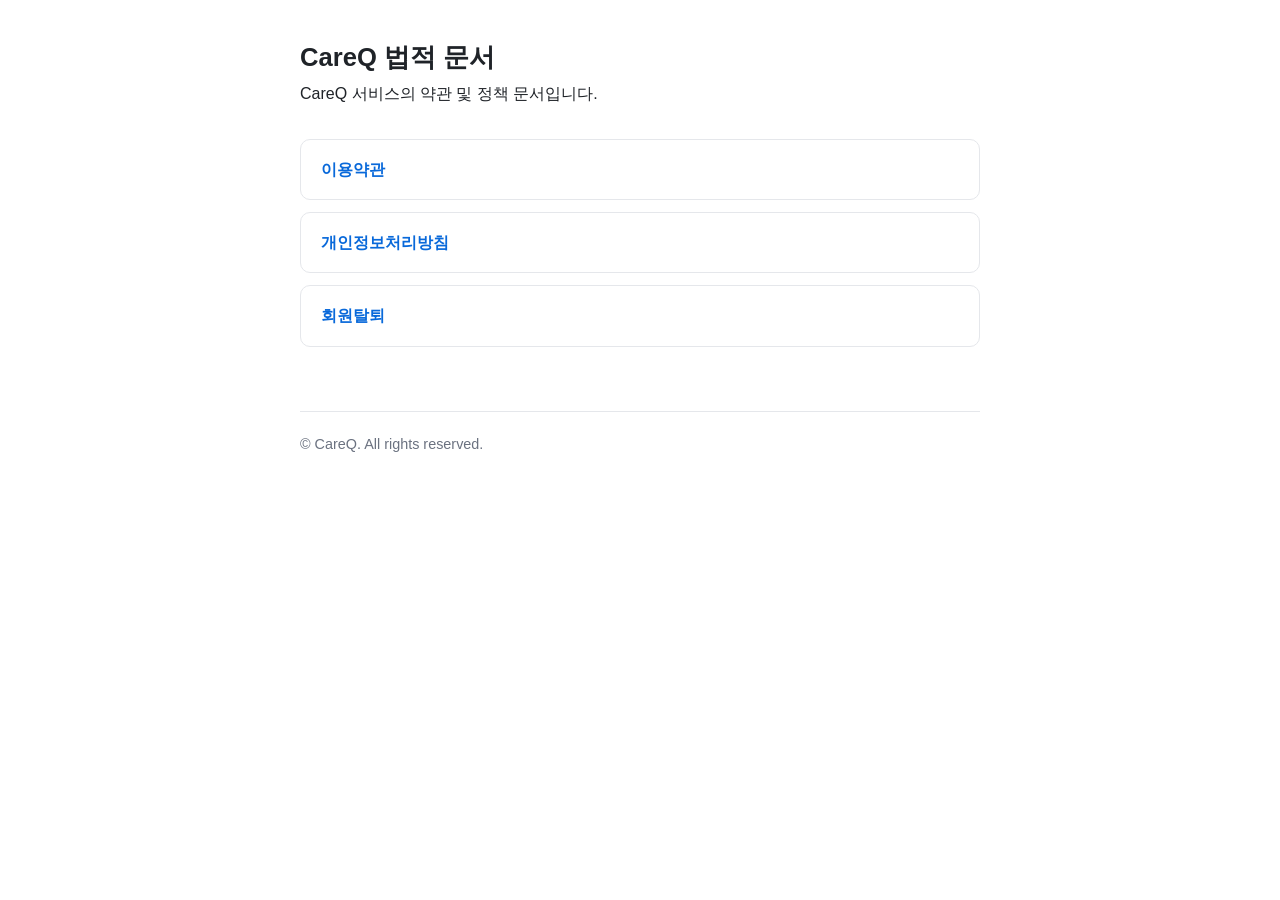
<file: index.html>
<!doctype html>
<html lang="ko">
  <head>
    <meta charset="UTF-8" />
    <meta name="viewport" content="width=device-width, initial-scale=1.0" />
    <title>CareQ 법적 문서</title>
    <link rel="stylesheet" href="style.css" />
  </head>
  <body>
    <main>
      <h1>CareQ 법적 문서</h1>
      <p>CareQ 서비스의 약관 및 정책 문서입니다.</p>
      <ul class="doc-list">
        <li><a href="terms.html">이용약관</a></li>
        <li><a href="privacy.html">개인정보처리방침</a></li>
        <li><a href="delete-account.html">회원탈퇴</a></li>
      </ul>
      <footer>© CareQ. All rights reserved.</footer>
    </main>
  </body>
</html>
</file>
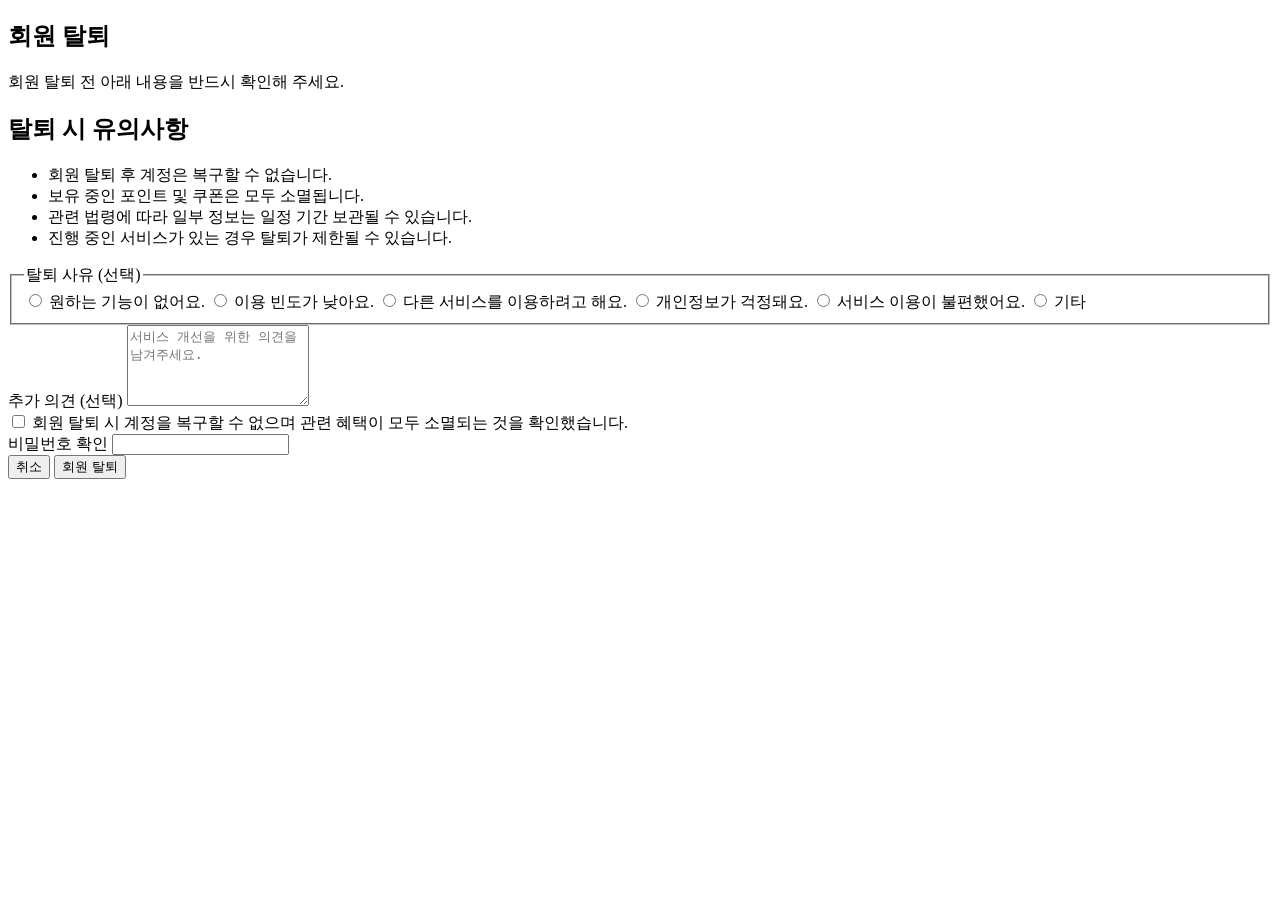
<file: delete-account.html>
<!DOCTYPE html>
<html lang="ko">
<head>
  <meta charset="UTF-8">
  <meta name="viewport" content="width=device-width, initial-scale=1.0">
  <title>회원 탈퇴 페이지</title>
</head>
<body>
<main>
  <section aria-labelledby="withdraw-title">
    <header>
      <h1 id="withdraw-title">회원 탈퇴</h1>
      <p>
        회원 탈퇴 전 아래 내용을 반드시 확인해 주세요.
      </p>
    </header>

    <section aria-labelledby="notice-title">
      <h2 id="notice-title">탈퇴 시 유의사항</h2>

      <ul>
        <li>회원 탈퇴 후 계정은 복구할 수 없습니다.</li>
        <li>보유 중인 포인트 및 쿠폰은 모두 소멸됩니다.</li>
        <li>관련 법령에 따라 일부 정보는 일정 기간 보관될 수 있습니다.</li>
        <li>진행 중인 서비스가 있는 경우 탈퇴가 제한될 수 있습니다.</li>
      </ul>
    </section>

    <form action="/withdraw" method="post">
      <fieldset>
        <legend>탈퇴 사유 (선택)</legend>

        <label>
          <input type="radio" name="reason" value="lack-of-features" />
          원하는 기능이 없어요.
        </label>

        <label>
          <input type="radio" name="reason" value="low-usage" />
          이용 빈도가 낮아요.
        </label>

        <label>
          <input type="radio" name="reason" value="other-service" />
          다른 서비스를 이용하려고 해요.
        </label>

        <label>
          <input type="radio" name="reason" value="privacy" />
          개인정보가 걱정돼요.
        </label>

        <label>
          <input type="radio" name="reason" value="inconvenient" />
          서비스 이용이 불편했어요.
        </label>

        <label>
          <input type="radio" name="reason" value="other" />
          기타
        </label>
      </fieldset>

      <div>
        <label for="feedback">추가 의견 (선택)</label>
        <textarea
          id="feedback"
          name="feedback"
          rows="5"
          placeholder="서비스 개선을 위한 의견을 남겨주세요."
        ></textarea>
      </div>

      <div>
        <label>
          <input type="checkbox" name="agreement" required />
          회원 탈퇴 시 계정을 복구할 수 없으며 관련 혜택이 모두 소멸되는 것을 확인했습니다.
        </label>
      </div>

      <div>
        <label for="password">비밀번호 확인</label>
        <input
          id="password"
          name="password"
          type="password"
          autocomplete="current-password"
          required
        />
      </div>

      <footer>
        <button type="button">취소</button>
        <button type="submit">회원 탈퇴</button>
      </footer>
    </form>
  </section>
</main>
</body>
</html>
</file>
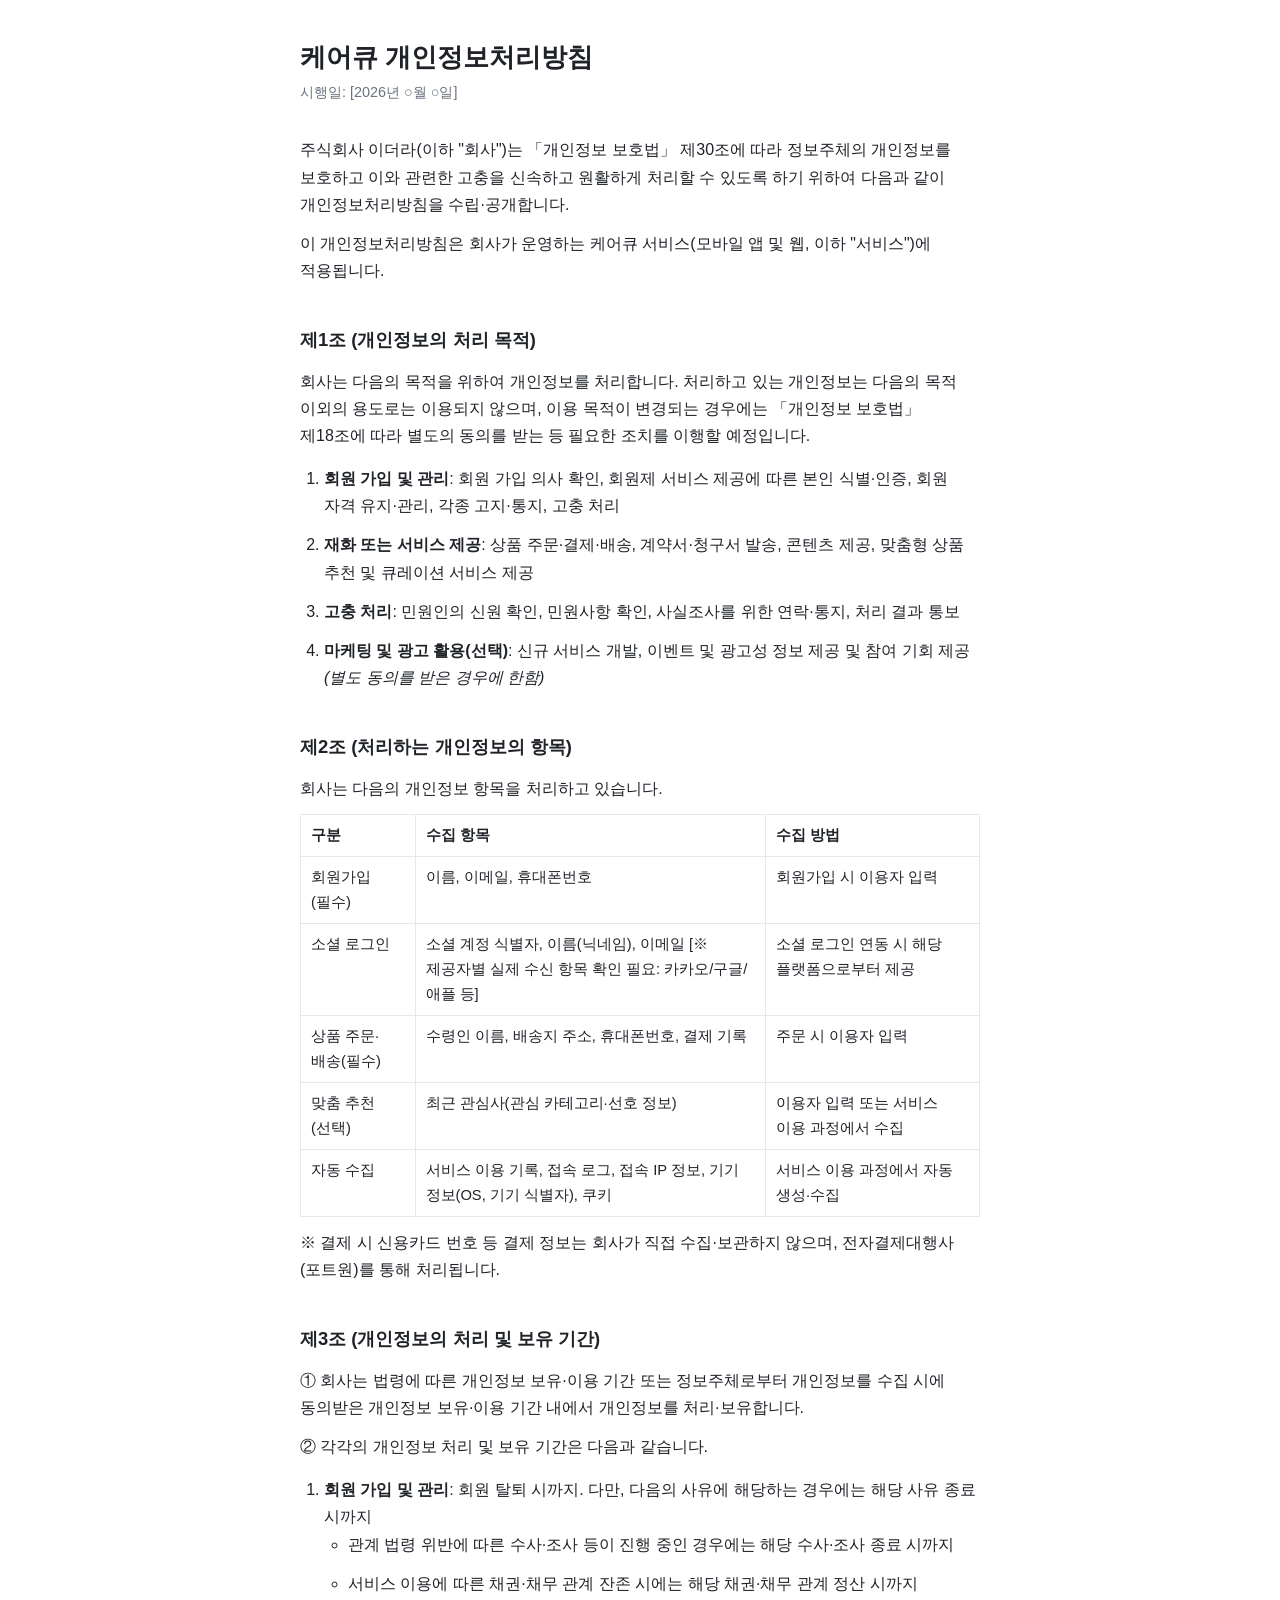
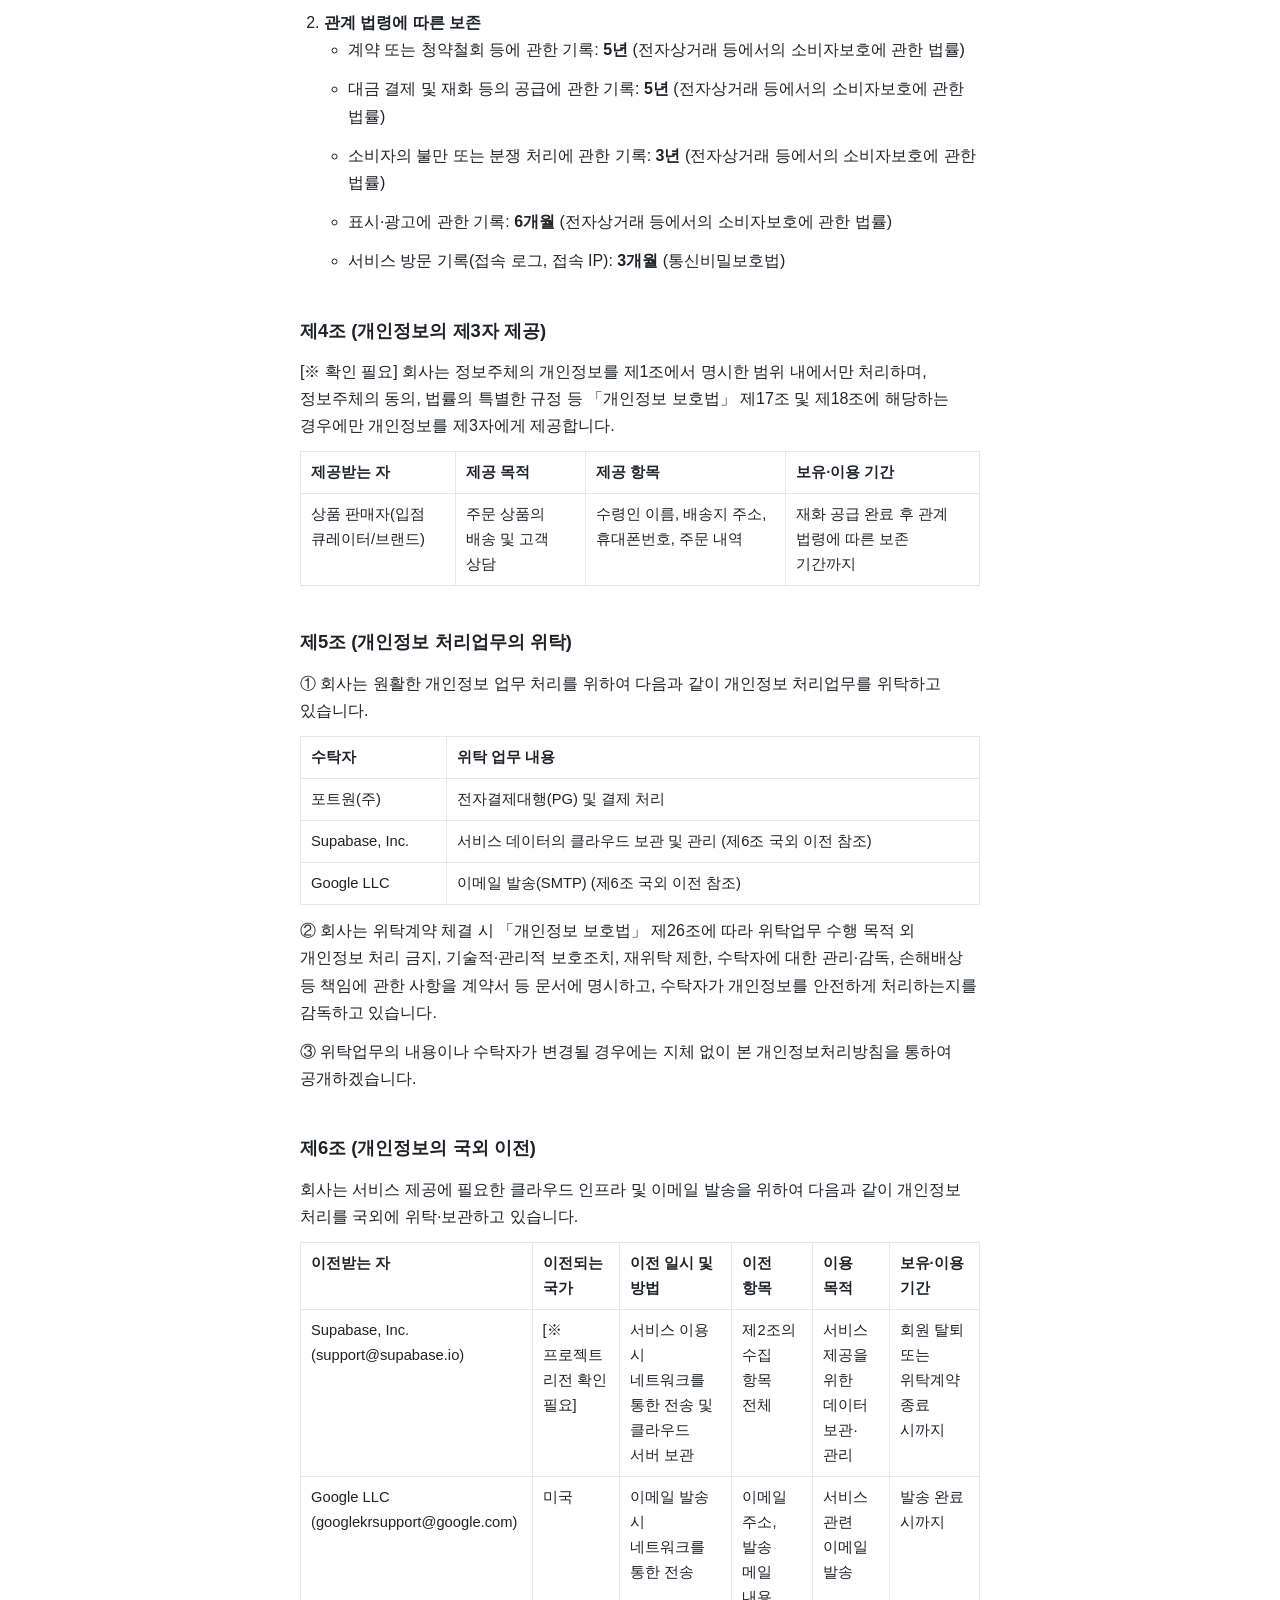
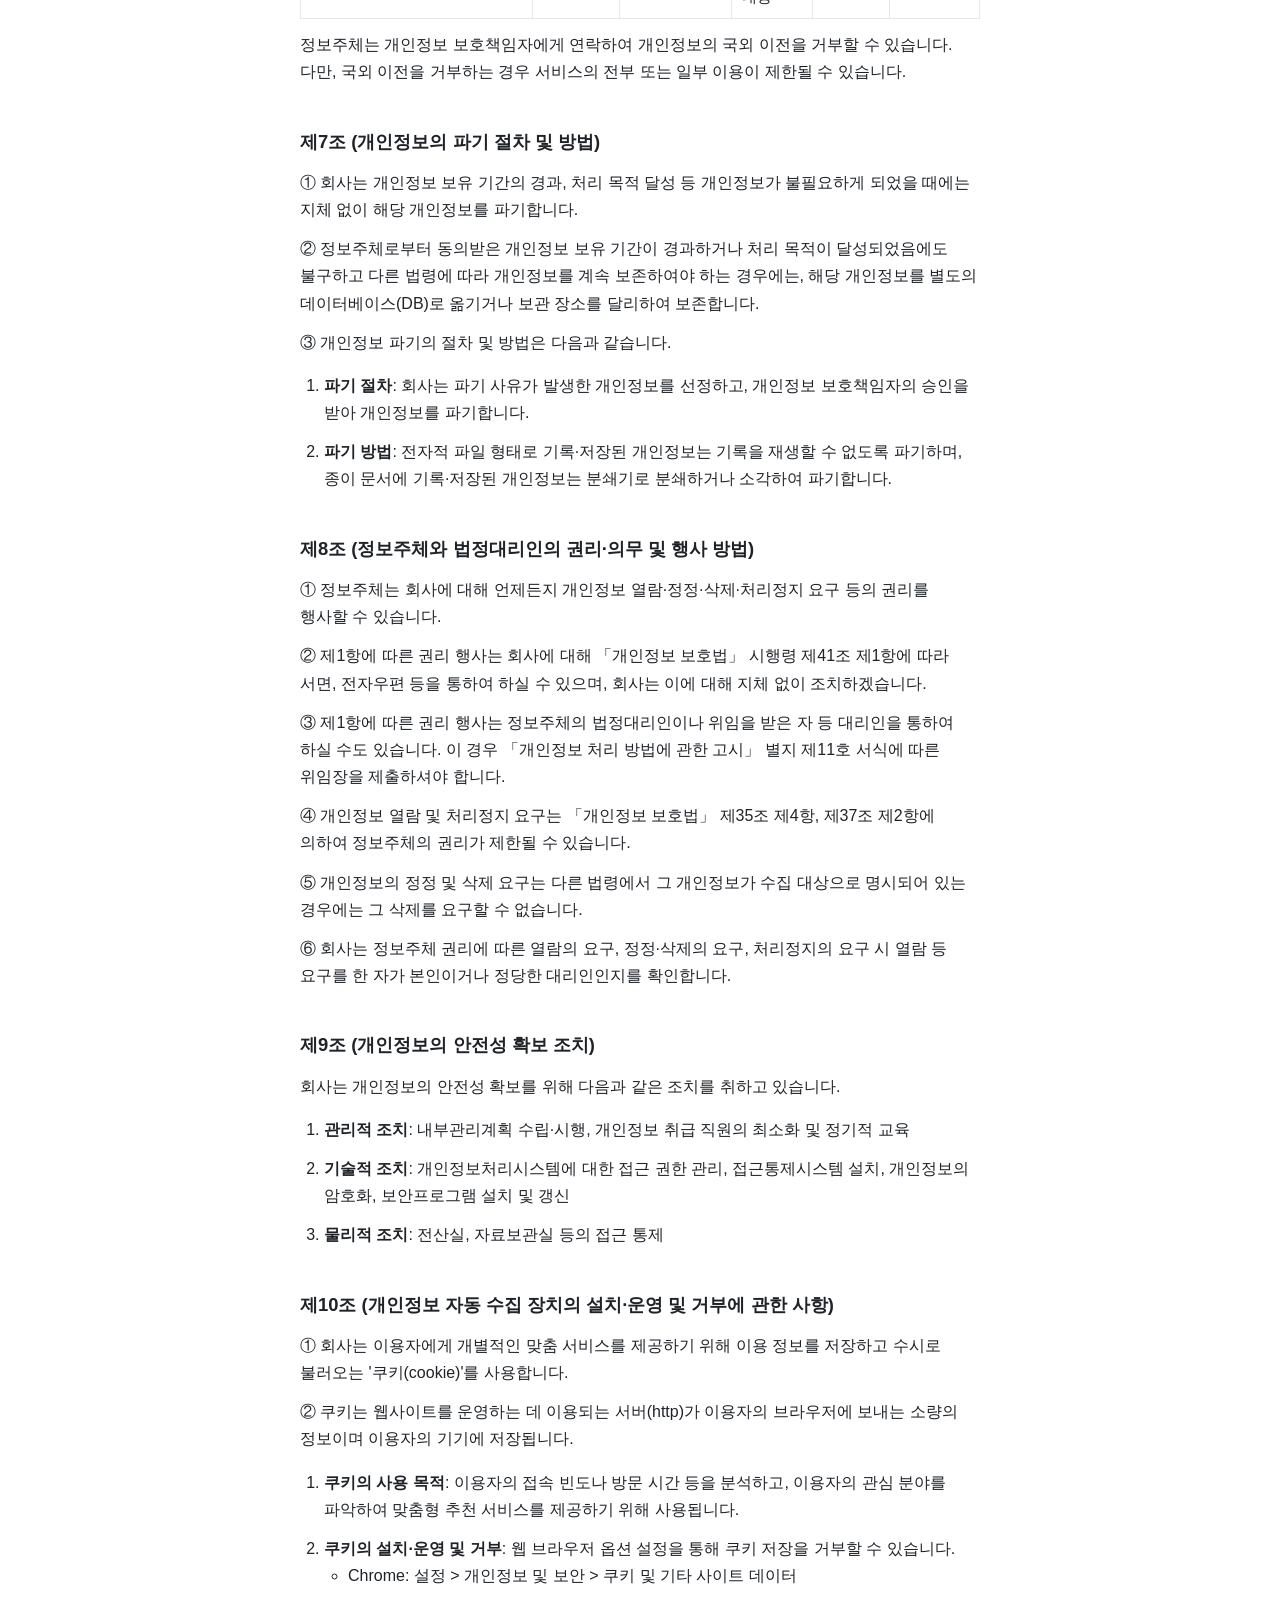
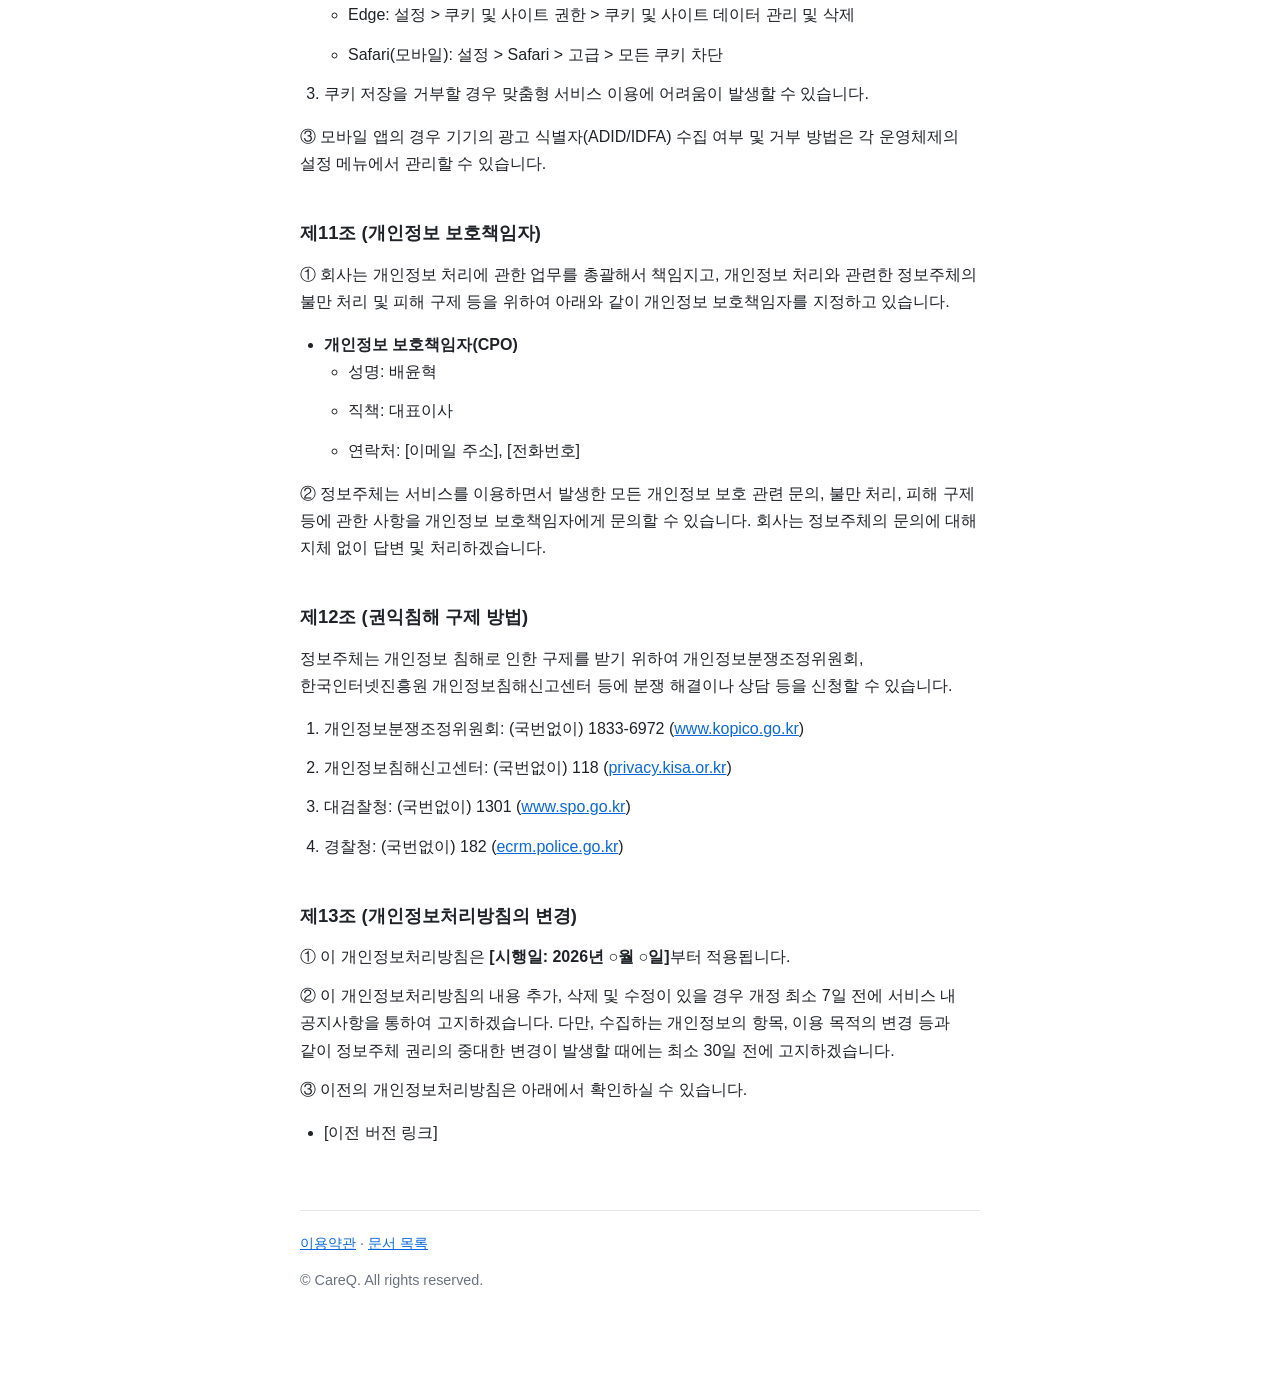
<file: privacy.html>
<!DOCTYPE html>
<html lang="ko">
<head>
  <meta charset="UTF-8">
  <meta name="viewport" content="width=device-width, initial-scale=1.0">
  <title>케어큐 개인정보처리방침</title>
  <link rel="stylesheet" href="style.css">
</head>
<body>
  <main>
    <h1>케어큐 개인정보처리방침</h1>
    <p class="effective-date">시행일: [2026년 ○월 ○일]</p>

    <p>주식회사 이더라(이하 "회사")는 「개인정보 보호법」 제30조에 따라 정보주체의 개인정보를 보호하고 이와 관련한 고충을 신속하고 원활하게 처리할 수 있도록 하기 위하여 다음과 같이 개인정보처리방침을 수립·공개합니다.</p>
    <p>이 개인정보처리방침은 회사가 운영하는 케어큐 서비스(모바일 앱 및 웹, 이하 "서비스")에 적용됩니다.</p>

    <h2>제1조 (개인정보의 처리 목적)</h2>
    <p>회사는 다음의 목적을 위하여 개인정보를 처리합니다. 처리하고 있는 개인정보는 다음의 목적 이외의 용도로는 이용되지 않으며, 이용 목적이 변경되는 경우에는 「개인정보 보호법」 제18조에 따라 별도의 동의를 받는 등 필요한 조치를 이행할 예정입니다.</p>
    <ol>
      <li><strong>회원 가입 및 관리</strong>: 회원 가입 의사 확인, 회원제 서비스 제공에 따른 본인 식별·인증, 회원 자격 유지·관리, 각종 고지·통지, 고충 처리</li>
      <li><strong>재화 또는 서비스 제공</strong>: 상품 주문·결제·배송, 계약서·청구서 발송, 콘텐츠 제공, 맞춤형 상품 추천 및 큐레이션 서비스 제공</li>
      <li><strong>고충 처리</strong>: 민원인의 신원 확인, 민원사항 확인, 사실조사를 위한 연락·통지, 처리 결과 통보</li>
      <li><strong>마케팅 및 광고 활용(선택)</strong>: 신규 서비스 개발, 이벤트 및 광고성 정보 제공 및 참여 기회 제공 <em>(별도 동의를 받은 경우에 한함)</em></li>
    </ol>

    <h2>제2조 (처리하는 개인정보의 항목)</h2>
    <p>회사는 다음의 개인정보 항목을 처리하고 있습니다.</p>
    <table>
      <thead>
        <tr><th>구분</th><th>수집 항목</th><th>수집 방법</th></tr>
      </thead>
      <tbody>
        <tr><td>회원가입(필수)</td><td>이름, 이메일, 휴대폰번호</td><td>회원가입 시 이용자 입력</td></tr>
        <tr><td>소셜 로그인</td><td>소셜 계정 식별자, 이름(닉네임), 이메일 [※ 제공자별 실제 수신 항목 확인 필요: 카카오/구글/애플 등]</td><td>소셜 로그인 연동 시 해당 플랫폼으로부터 제공</td></tr>
        <tr><td>상품 주문·배송(필수)</td><td>수령인 이름, 배송지 주소, 휴대폰번호, 결제 기록</td><td>주문 시 이용자 입력</td></tr>
        <tr><td>맞춤 추천(선택)</td><td>최근 관심사(관심 카테고리·선호 정보)</td><td>이용자 입력 또는 서비스 이용 과정에서 수집</td></tr>
        <tr><td>자동 수집</td><td>서비스 이용 기록, 접속 로그, 접속 IP 정보, 기기 정보(OS, 기기 식별자), 쿠키</td><td>서비스 이용 과정에서 자동 생성·수집</td></tr>
      </tbody>
    </table>
    <p>※ 결제 시 신용카드 번호 등 결제 정보는 회사가 직접 수집·보관하지 않으며, 전자결제대행사(포트원)를 통해 처리됩니다.</p>

    <h2>제3조 (개인정보의 처리 및 보유 기간)</h2>
    <p>① 회사는 법령에 따른 개인정보 보유·이용 기간 또는 정보주체로부터 개인정보를 수집 시에 동의받은 개인정보 보유·이용 기간 내에서 개인정보를 처리·보유합니다.</p>
    <p>② 각각의 개인정보 처리 및 보유 기간은 다음과 같습니다.</p>
    <ol>
      <li><strong>회원 가입 및 관리</strong>: 회원 탈퇴 시까지. 다만, 다음의 사유에 해당하는 경우에는 해당 사유 종료 시까지
        <ul>
          <li>관계 법령 위반에 따른 수사·조사 등이 진행 중인 경우에는 해당 수사·조사 종료 시까지</li>
          <li>서비스 이용에 따른 채권·채무 관계 잔존 시에는 해당 채권·채무 관계 정산 시까지</li>
        </ul>
      </li>
      <li><strong>관계 법령에 따른 보존</strong>
        <ul>
          <li>계약 또는 청약철회 등에 관한 기록: <strong>5년</strong> (전자상거래 등에서의 소비자보호에 관한 법률)</li>
          <li>대금 결제 및 재화 등의 공급에 관한 기록: <strong>5년</strong> (전자상거래 등에서의 소비자보호에 관한 법률)</li>
          <li>소비자의 불만 또는 분쟁 처리에 관한 기록: <strong>3년</strong> (전자상거래 등에서의 소비자보호에 관한 법률)</li>
          <li>표시·광고에 관한 기록: <strong>6개월</strong> (전자상거래 등에서의 소비자보호에 관한 법률)</li>
          <li>서비스 방문 기록(접속 로그, 접속 IP): <strong>3개월</strong> (통신비밀보호법)</li>
        </ul>
      </li>
    </ol>

    <h2>제4조 (개인정보의 제3자 제공)</h2>
    <p>[※ 확인 필요] 회사는 정보주체의 개인정보를 제1조에서 명시한 범위 내에서만 처리하며, 정보주체의 동의, 법률의 특별한 규정 등 「개인정보 보호법」 제17조 및 제18조에 해당하는 경우에만 개인정보를 제3자에게 제공합니다.</p>
    <table>
      <thead>
        <tr><th>제공받는 자</th><th>제공 목적</th><th>제공 항목</th><th>보유·이용 기간</th></tr>
      </thead>
      <tbody>
        <tr><td>상품 판매자(입점 큐레이터/브랜드)</td><td>주문 상품의 배송 및 고객 상담</td><td>수령인 이름, 배송지 주소, 휴대폰번호, 주문 내역</td><td>재화 공급 완료 후 관계 법령에 따른 보존 기간까지</td></tr>
      </tbody>
    </table>

    <h2>제5조 (개인정보 처리업무의 위탁)</h2>
    <p>① 회사는 원활한 개인정보 업무 처리를 위하여 다음과 같이 개인정보 처리업무를 위탁하고 있습니다.</p>
    <table>
      <thead>
        <tr><th>수탁자</th><th>위탁 업무 내용</th></tr>
      </thead>
      <tbody>
        <tr><td>포트원(주)</td><td>전자결제대행(PG) 및 결제 처리</td></tr>
        <tr><td>Supabase, Inc.</td><td>서비스 데이터의 클라우드 보관 및 관리 (제6조 국외 이전 참조)</td></tr>
        <tr><td>Google LLC</td><td>이메일 발송(SMTP) (제6조 국외 이전 참조)</td></tr>
      </tbody>
    </table>
    <p>② 회사는 위탁계약 체결 시 「개인정보 보호법」 제26조에 따라 위탁업무 수행 목적 외 개인정보 처리 금지, 기술적·관리적 보호조치, 재위탁 제한, 수탁자에 대한 관리·감독, 손해배상 등 책임에 관한 사항을 계약서 등 문서에 명시하고, 수탁자가 개인정보를 안전하게 처리하는지를 감독하고 있습니다.</p>
    <p>③ 위탁업무의 내용이나 수탁자가 변경될 경우에는 지체 없이 본 개인정보처리방침을 통하여 공개하겠습니다.</p>

    <h2>제6조 (개인정보의 국외 이전)</h2>
    <p>회사는 서비스 제공에 필요한 클라우드 인프라 및 이메일 발송을 위하여 다음과 같이 개인정보 처리를 국외에 위탁·보관하고 있습니다.</p>
    <table>
      <thead>
        <tr><th>이전받는 자</th><th>이전되는 국가</th><th>이전 일시 및 방법</th><th>이전 항목</th><th>이용 목적</th><th>보유·이용 기간</th></tr>
      </thead>
      <tbody>
        <tr>
          <td>Supabase, Inc. (support@supabase.io)</td>
          <td>[※ 프로젝트 리전 확인 필요]</td>
          <td>서비스 이용 시 네트워크를 통한 전송 및 클라우드 서버 보관</td>
          <td>제2조의 수집 항목 전체</td>
          <td>서비스 제공을 위한 데이터 보관·관리</td>
          <td>회원 탈퇴 또는 위탁계약 종료 시까지</td>
        </tr>
        <tr>
          <td>Google LLC (googlekrsupport@google.com)</td>
          <td>미국</td>
          <td>이메일 발송 시 네트워크를 통한 전송</td>
          <td>이메일 주소, 발송 메일 내용</td>
          <td>서비스 관련 이메일 발송</td>
          <td>발송 완료 시까지</td>
        </tr>
      </tbody>
    </table>
    <p>정보주체는 개인정보 보호책임자에게 연락하여 개인정보의 국외 이전을 거부할 수 있습니다. 다만, 국외 이전을 거부하는 경우 서비스의 전부 또는 일부 이용이 제한될 수 있습니다.</p>

    <h2>제7조 (개인정보의 파기 절차 및 방법)</h2>
    <p>① 회사는 개인정보 보유 기간의 경과, 처리 목적 달성 등 개인정보가 불필요하게 되었을 때에는 지체 없이 해당 개인정보를 파기합니다.</p>
    <p>② 정보주체로부터 동의받은 개인정보 보유 기간이 경과하거나 처리 목적이 달성되었음에도 불구하고 다른 법령에 따라 개인정보를 계속 보존하여야 하는 경우에는, 해당 개인정보를 별도의 데이터베이스(DB)로 옮기거나 보관 장소를 달리하여 보존합니다.</p>
    <p>③ 개인정보 파기의 절차 및 방법은 다음과 같습니다.</p>
    <ol>
      <li><strong>파기 절차</strong>: 회사는 파기 사유가 발생한 개인정보를 선정하고, 개인정보 보호책임자의 승인을 받아 개인정보를 파기합니다.</li>
      <li><strong>파기 방법</strong>: 전자적 파일 형태로 기록·저장된 개인정보는 기록을 재생할 수 없도록 파기하며, 종이 문서에 기록·저장된 개인정보는 분쇄기로 분쇄하거나 소각하여 파기합니다.</li>
    </ol>

    <h2>제8조 (정보주체와 법정대리인의 권리·의무 및 행사 방법)</h2>
    <p>① 정보주체는 회사에 대해 언제든지 개인정보 열람·정정·삭제·처리정지 요구 등의 권리를 행사할 수 있습니다.</p>
    <p>② 제1항에 따른 권리 행사는 회사에 대해 「개인정보 보호법」 시행령 제41조 제1항에 따라 서면, 전자우편 등을 통하여 하실 수 있으며, 회사는 이에 대해 지체 없이 조치하겠습니다.</p>
    <p>③ 제1항에 따른 권리 행사는 정보주체의 법정대리인이나 위임을 받은 자 등 대리인을 통하여 하실 수도 있습니다. 이 경우 「개인정보 처리 방법에 관한 고시」 별지 제11호 서식에 따른 위임장을 제출하셔야 합니다.</p>
    <p>④ 개인정보 열람 및 처리정지 요구는 「개인정보 보호법」 제35조 제4항, 제37조 제2항에 의하여 정보주체의 권리가 제한될 수 있습니다.</p>
    <p>⑤ 개인정보의 정정 및 삭제 요구는 다른 법령에서 그 개인정보가 수집 대상으로 명시되어 있는 경우에는 그 삭제를 요구할 수 없습니다.</p>
    <p>⑥ 회사는 정보주체 권리에 따른 열람의 요구, 정정·삭제의 요구, 처리정지의 요구 시 열람 등 요구를 한 자가 본인이거나 정당한 대리인인지를 확인합니다.</p>

    <h2>제9조 (개인정보의 안전성 확보 조치)</h2>
    <p>회사는 개인정보의 안전성 확보를 위해 다음과 같은 조치를 취하고 있습니다.</p>
    <ol>
      <li><strong>관리적 조치</strong>: 내부관리계획 수립·시행, 개인정보 취급 직원의 최소화 및 정기적 교육</li>
      <li><strong>기술적 조치</strong>: 개인정보처리시스템에 대한 접근 권한 관리, 접근통제시스템 설치, 개인정보의 암호화, 보안프로그램 설치 및 갱신</li>
      <li><strong>물리적 조치</strong>: 전산실, 자료보관실 등의 접근 통제</li>
    </ol>

    <h2>제10조 (개인정보 자동 수집 장치의 설치·운영 및 거부에 관한 사항)</h2>
    <p>① 회사는 이용자에게 개별적인 맞춤 서비스를 제공하기 위해 이용 정보를 저장하고 수시로 불러오는 '쿠키(cookie)'를 사용합니다.</p>
    <p>② 쿠키는 웹사이트를 운영하는 데 이용되는 서버(http)가 이용자의 브라우저에 보내는 소량의 정보이며 이용자의 기기에 저장됩니다.</p>
    <ol>
      <li><strong>쿠키의 사용 목적</strong>: 이용자의 접속 빈도나 방문 시간 등을 분석하고, 이용자의 관심 분야를 파악하여 맞춤형 추천 서비스를 제공하기 위해 사용됩니다.</li>
      <li><strong>쿠키의 설치·운영 및 거부</strong>: 웹 브라우저 옵션 설정을 통해 쿠키 저장을 거부할 수 있습니다.
        <ul>
          <li>Chrome: 설정 &gt; 개인정보 및 보안 &gt; 쿠키 및 기타 사이트 데이터</li>
          <li>Edge: 설정 &gt; 쿠키 및 사이트 권한 &gt; 쿠키 및 사이트 데이터 관리 및 삭제</li>
          <li>Safari(모바일): 설정 &gt; Safari &gt; 고급 &gt; 모든 쿠키 차단</li>
        </ul>
      </li>
      <li>쿠키 저장을 거부할 경우 맞춤형 서비스 이용에 어려움이 발생할 수 있습니다.</li>
    </ol>
    <p>③ 모바일 앱의 경우 기기의 광고 식별자(ADID/IDFA) 수집 여부 및 거부 방법은 각 운영체제의 설정 메뉴에서 관리할 수 있습니다.</p>

    <h2>제11조 (개인정보 보호책임자)</h2>
    <p>① 회사는 개인정보 처리에 관한 업무를 총괄해서 책임지고, 개인정보 처리와 관련한 정보주체의 불만 처리 및 피해 구제 등을 위하여 아래와 같이 개인정보 보호책임자를 지정하고 있습니다.</p>
    <ul>
      <li><strong>개인정보 보호책임자(CPO)</strong>
        <ul>
          <li>성명: 배윤혁</li>
          <li>직책: 대표이사</li>
          <li>연락처: [이메일 주소], [전화번호]</li>
        </ul>
      </li>
    </ul>
    <p>② 정보주체는 서비스를 이용하면서 발생한 모든 개인정보 보호 관련 문의, 불만 처리, 피해 구제 등에 관한 사항을 개인정보 보호책임자에게 문의할 수 있습니다. 회사는 정보주체의 문의에 대해 지체 없이 답변 및 처리하겠습니다.</p>

    <h2>제12조 (권익침해 구제 방법)</h2>
    <p>정보주체는 개인정보 침해로 인한 구제를 받기 위하여 개인정보분쟁조정위원회, 한국인터넷진흥원 개인정보침해신고센터 등에 분쟁 해결이나 상담 등을 신청할 수 있습니다.</p>
    <ol>
      <li>개인정보분쟁조정위원회: (국번없이) 1833-6972 (<a href="https://www.kopico.go.kr" rel="noopener">www.kopico.go.kr</a>)</li>
      <li>개인정보침해신고센터: (국번없이) 118 (<a href="https://privacy.kisa.or.kr" rel="noopener">privacy.kisa.or.kr</a>)</li>
      <li>대검찰청: (국번없이) 1301 (<a href="https://www.spo.go.kr" rel="noopener">www.spo.go.kr</a>)</li>
      <li>경찰청: (국번없이) 182 (<a href="https://ecrm.police.go.kr" rel="noopener">ecrm.police.go.kr</a>)</li>
    </ol>

    <h2>제13조 (개인정보처리방침의 변경)</h2>
    <p>① 이 개인정보처리방침은 <strong>[시행일: 2026년 ○월 ○일]</strong>부터 적용됩니다.</p>
    <p>② 이 개인정보처리방침의 내용 추가, 삭제 및 수정이 있을 경우 개정 최소 7일 전에 서비스 내 공지사항을 통하여 고지하겠습니다. 다만, 수집하는 개인정보의 항목, 이용 목적의 변경 등과 같이 정보주체 권리의 중대한 변경이 발생할 때에는 최소 30일 전에 고지하겠습니다.</p>
    <p>③ 이전의 개인정보처리방침은 아래에서 확인하실 수 있습니다.</p>
    <ul>
      <li>[이전 버전 링크]</li>
    </ul>

    <footer>
      <p><a href="terms.html">이용약관</a> · <a href="index.html">문서 목록</a></p>
      <p>© CareQ. All rights reserved.</p>
    </footer>
  </main>
</body>
</html>
</file>
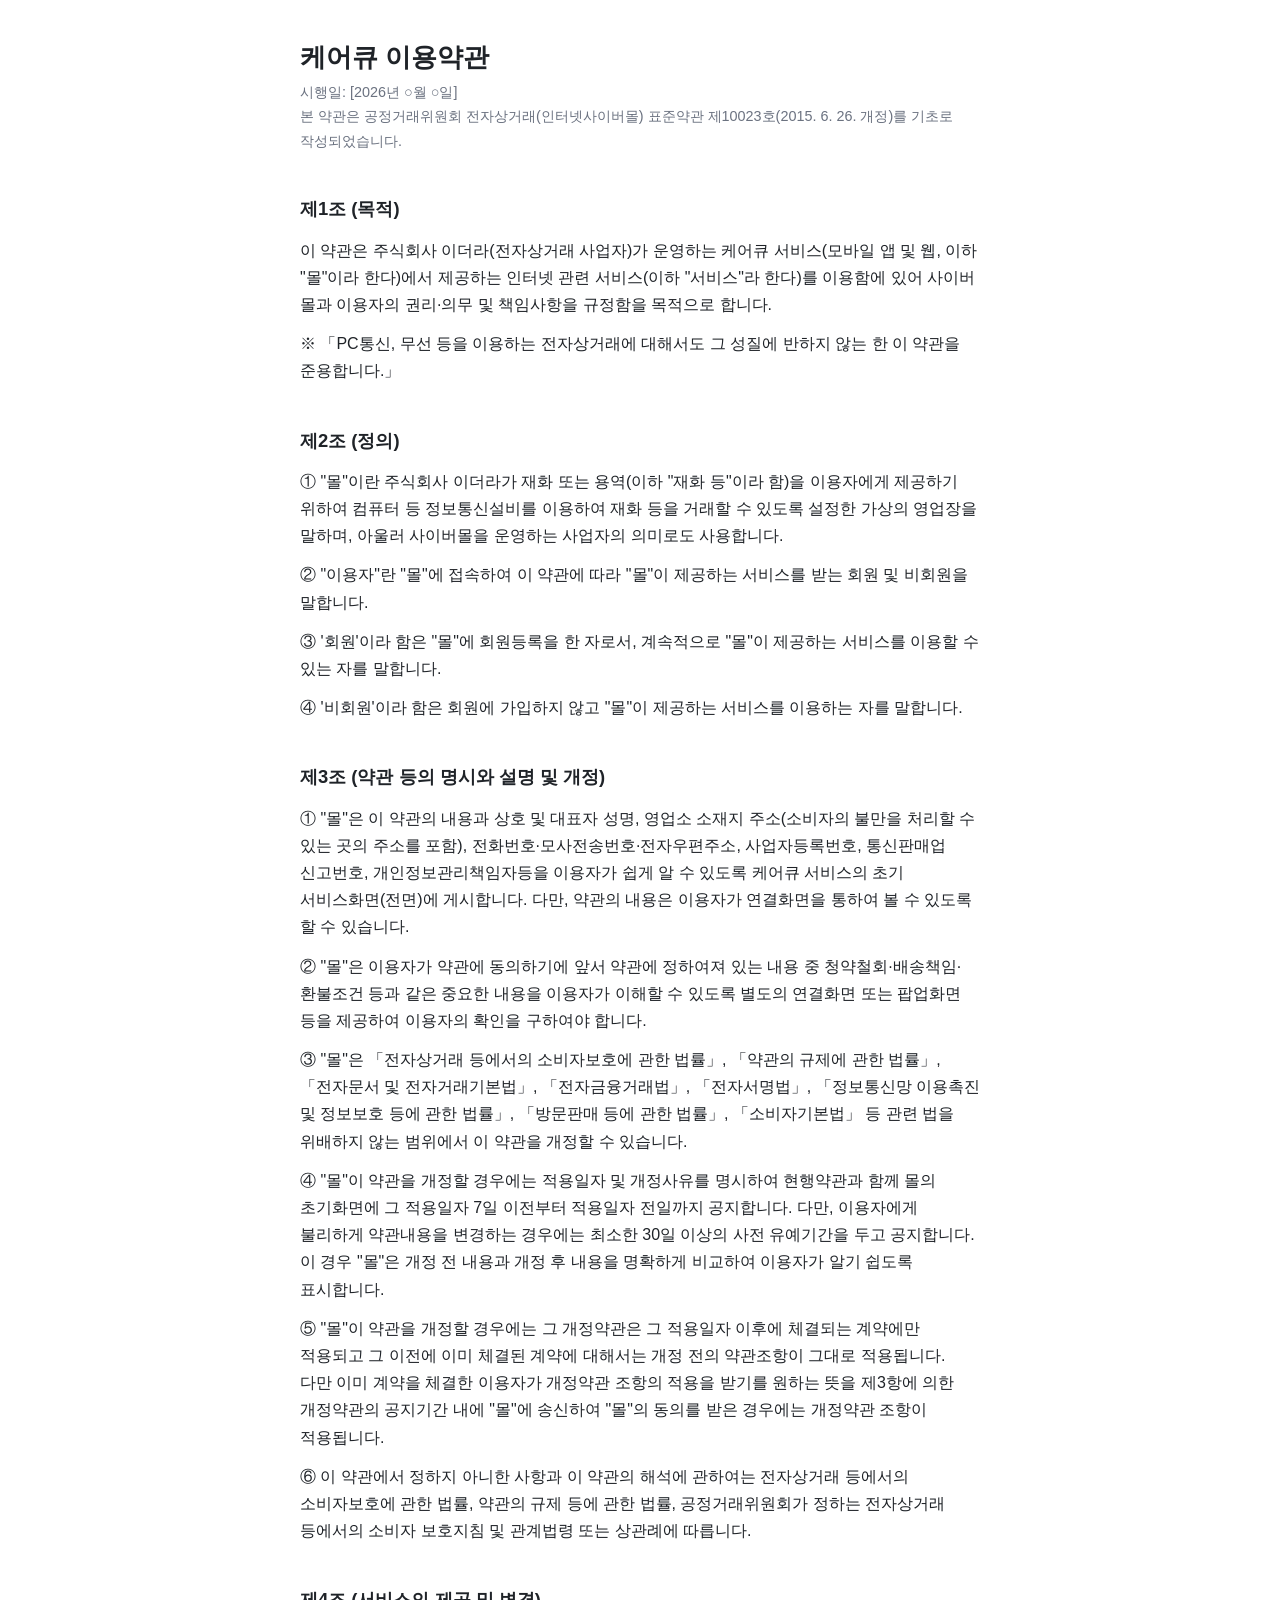
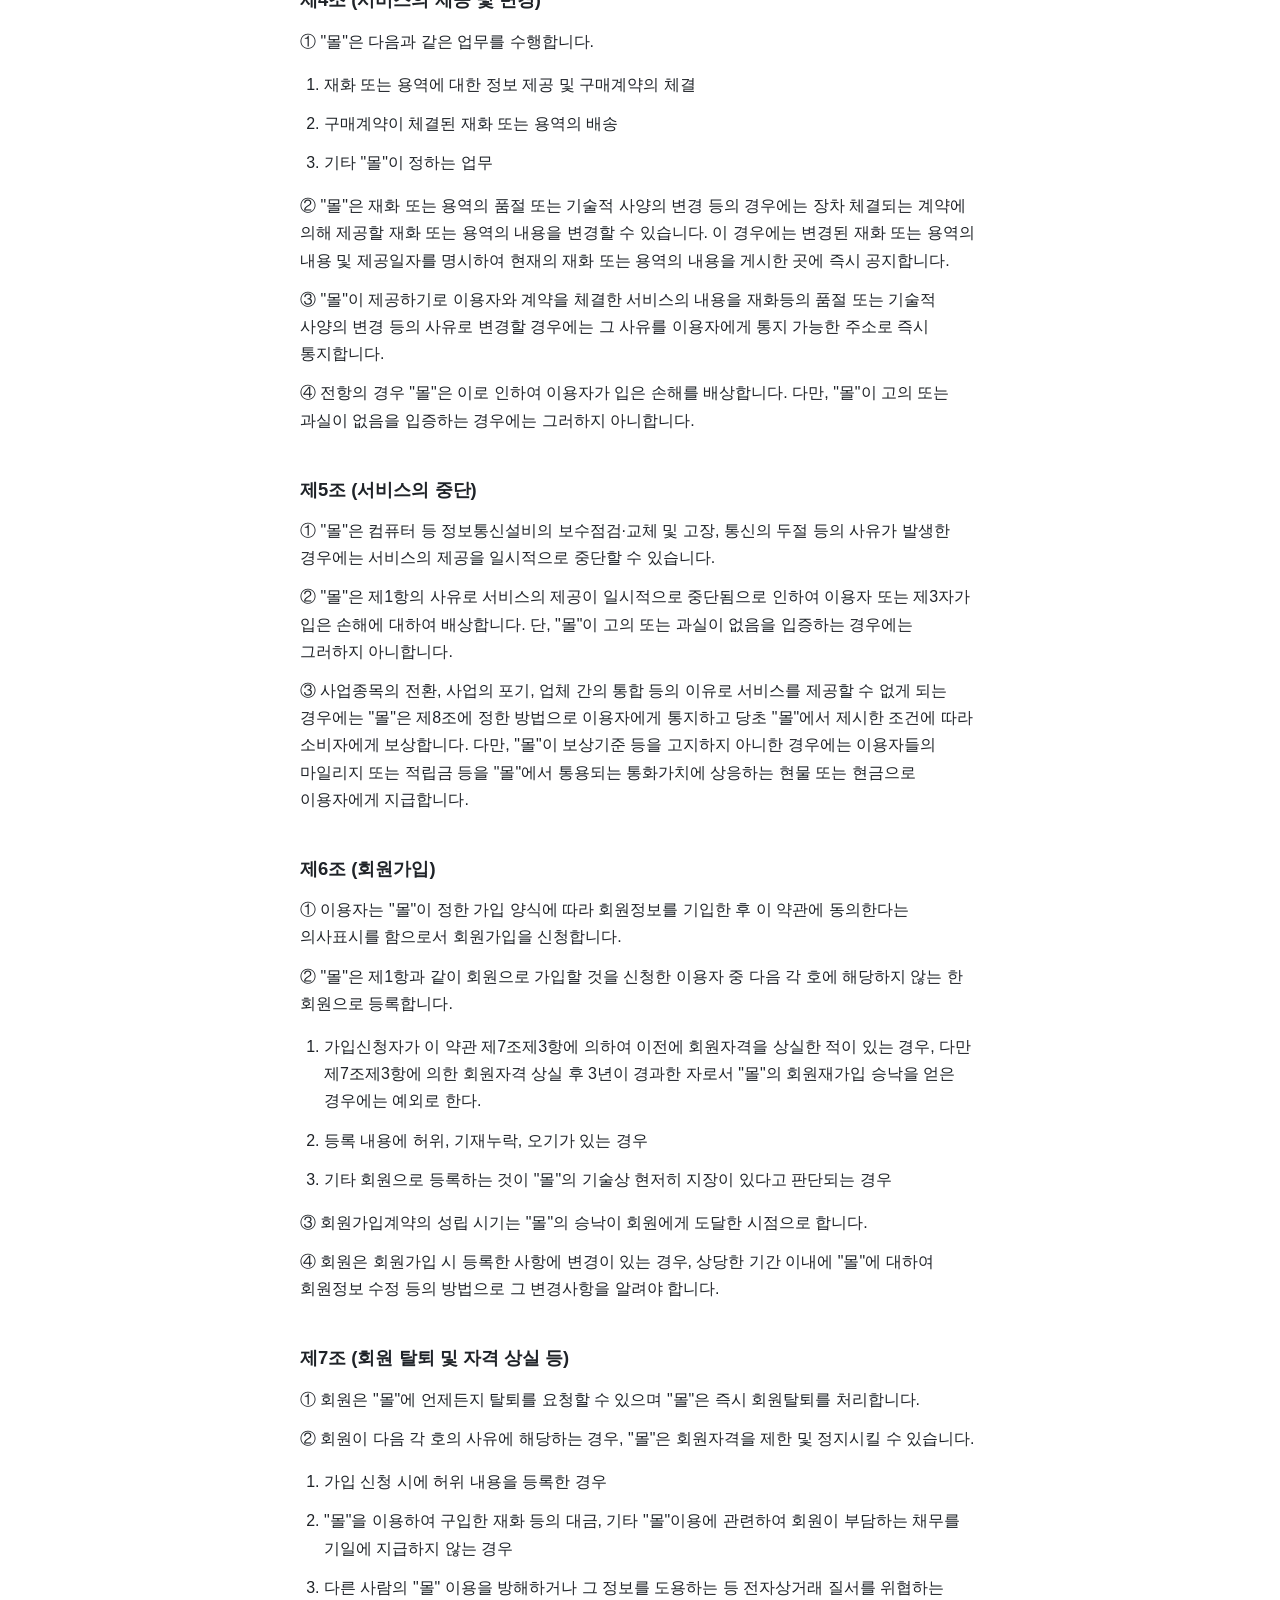
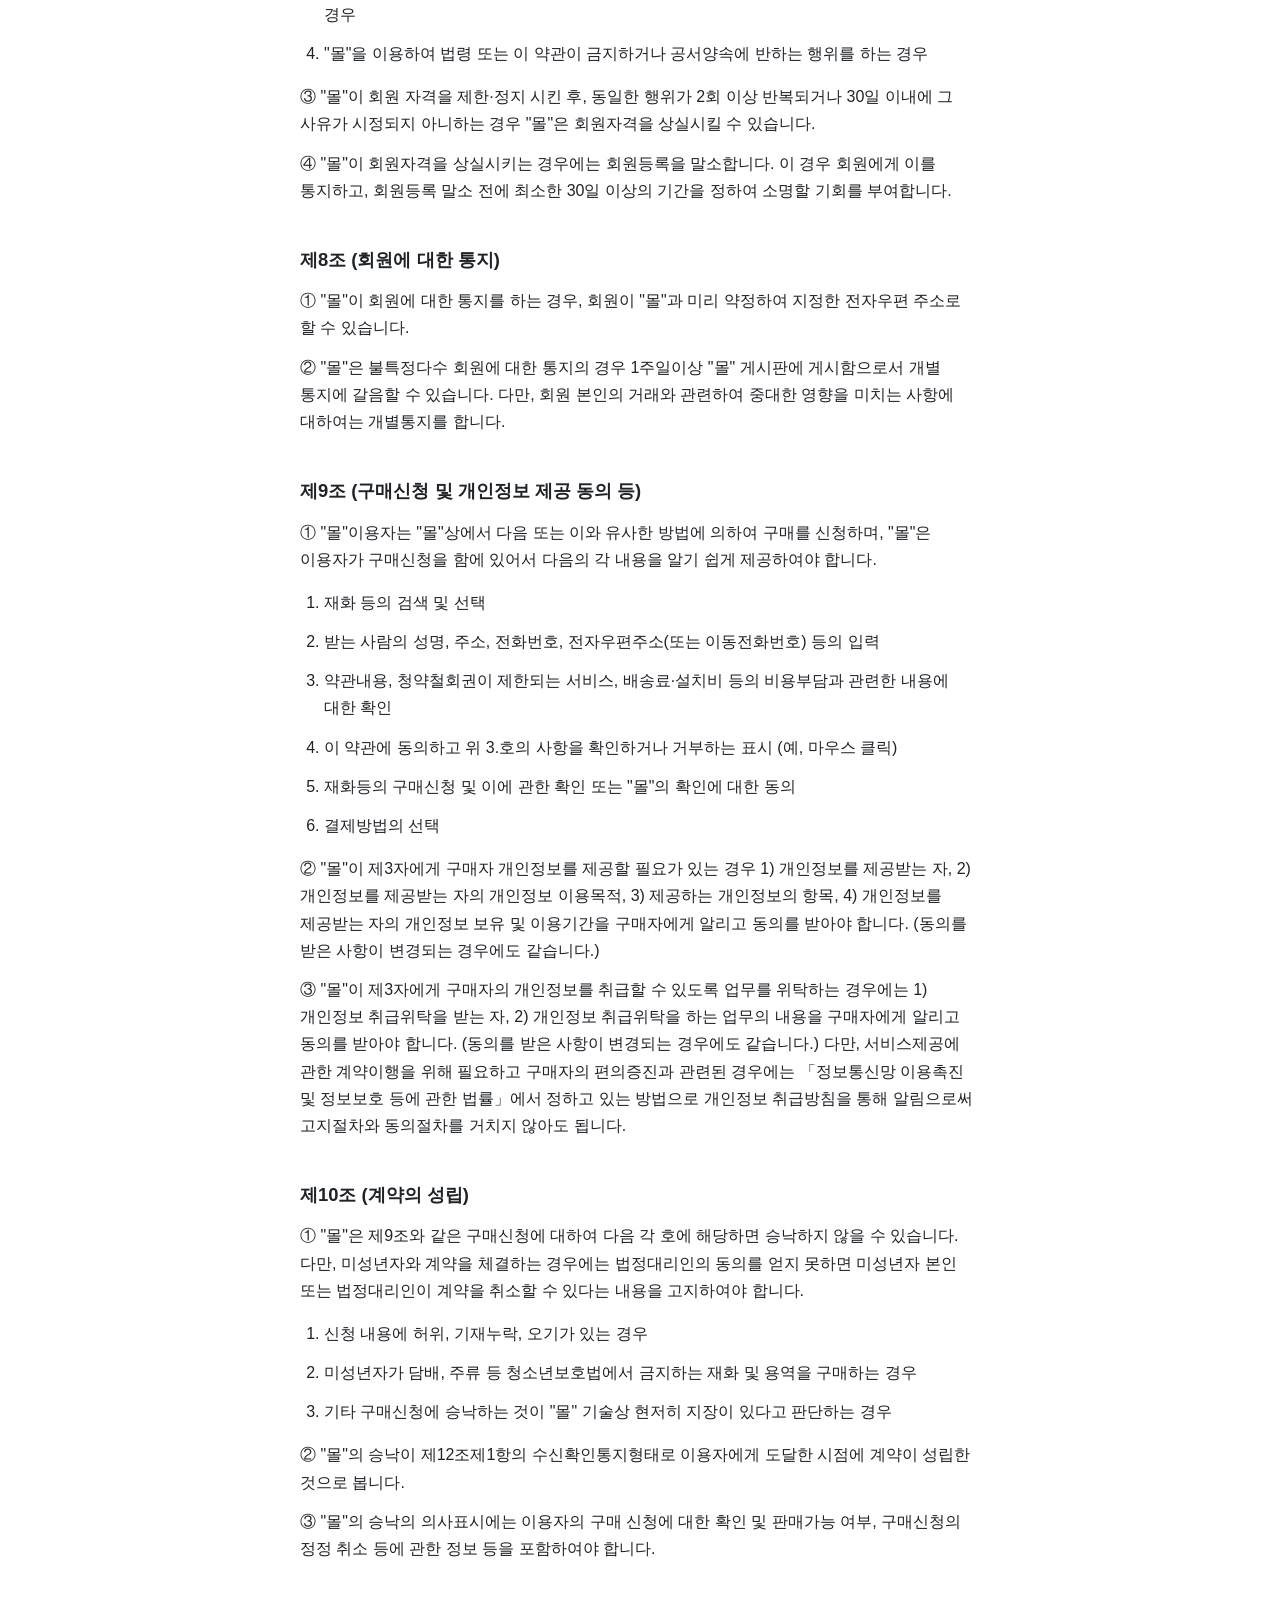
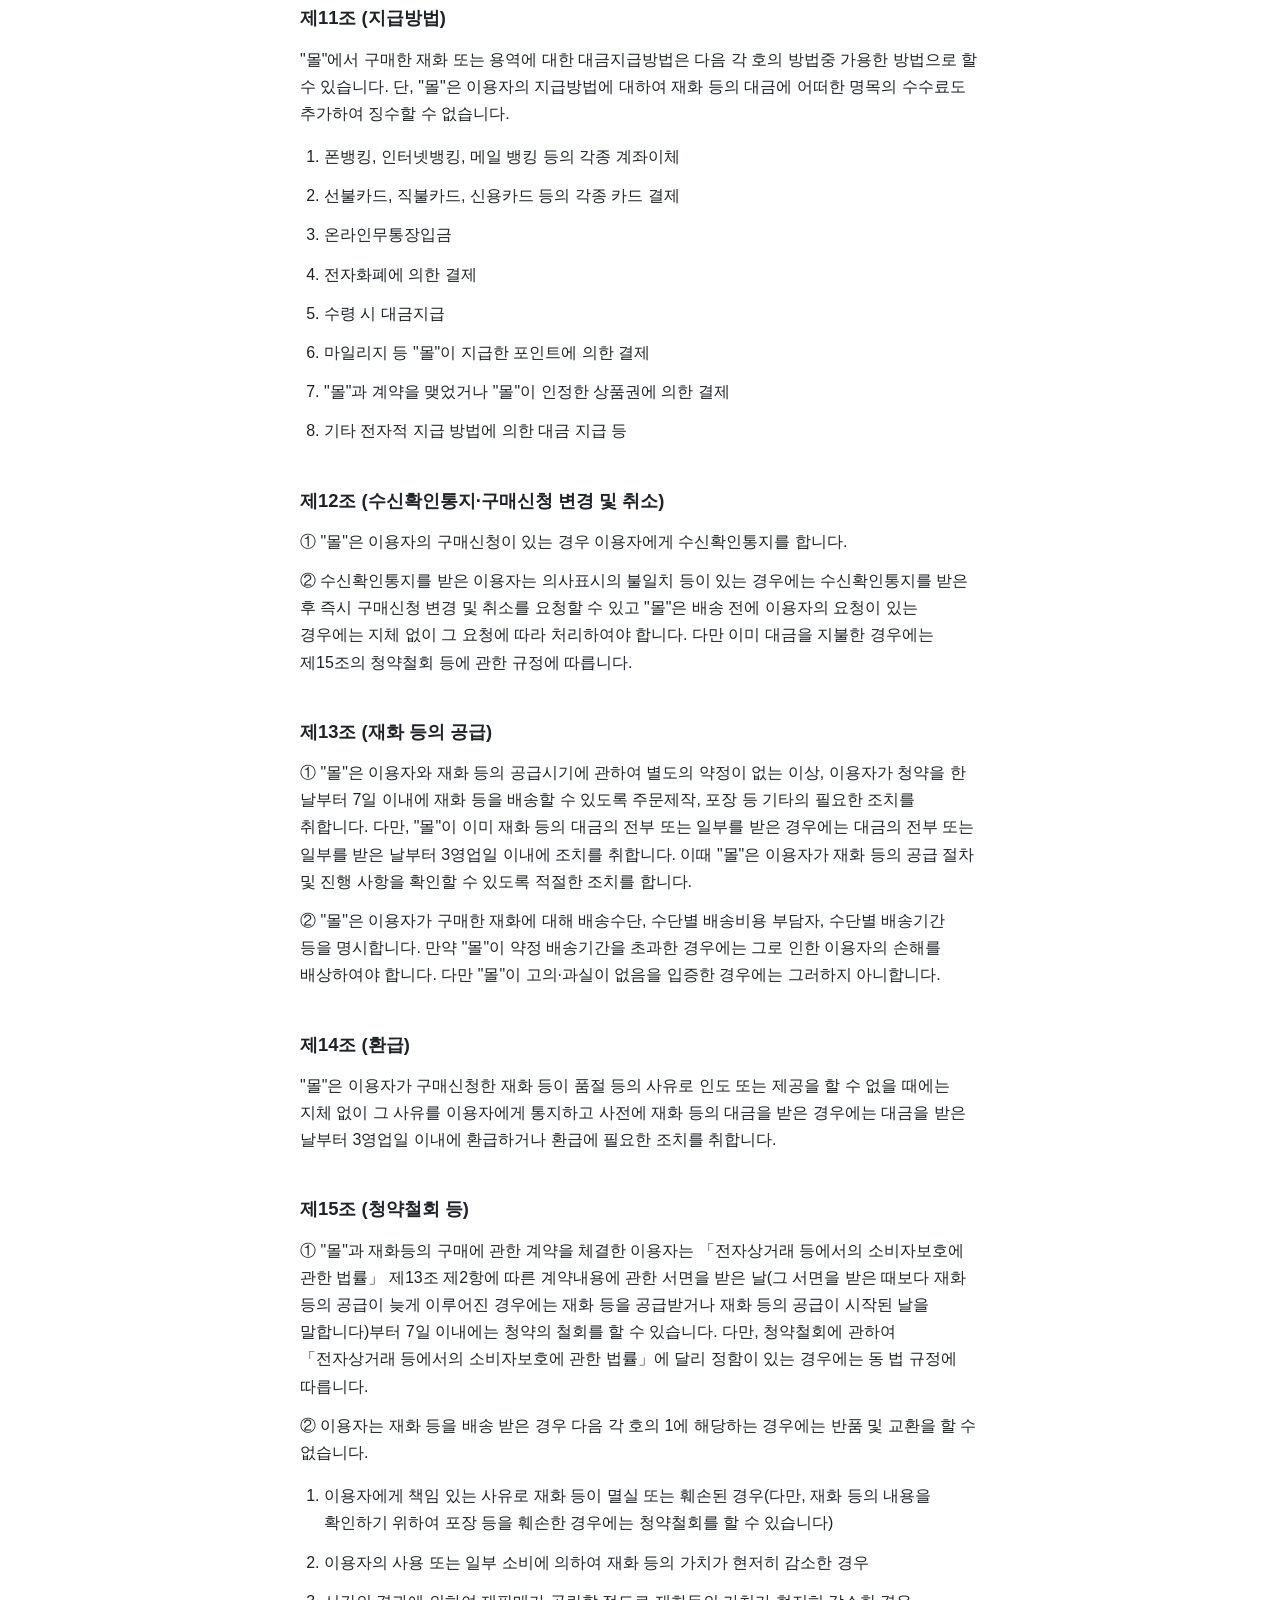
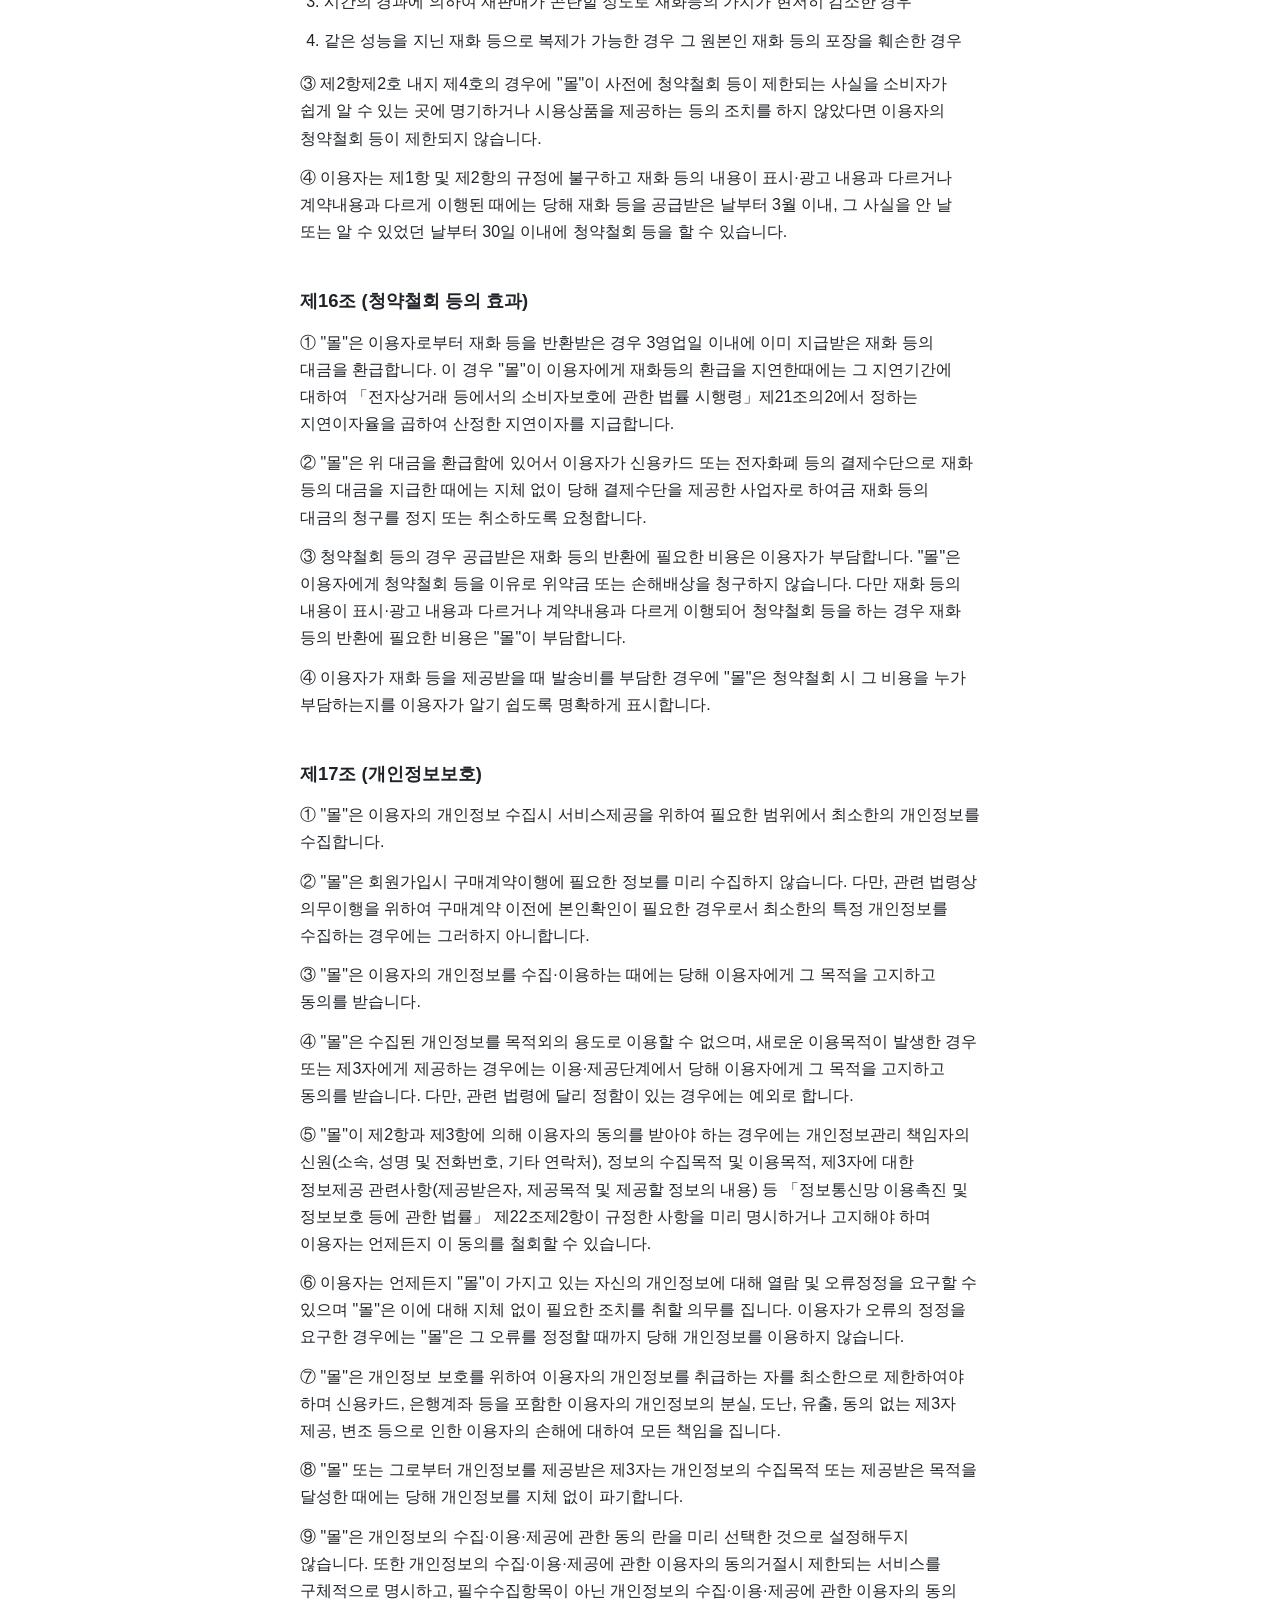
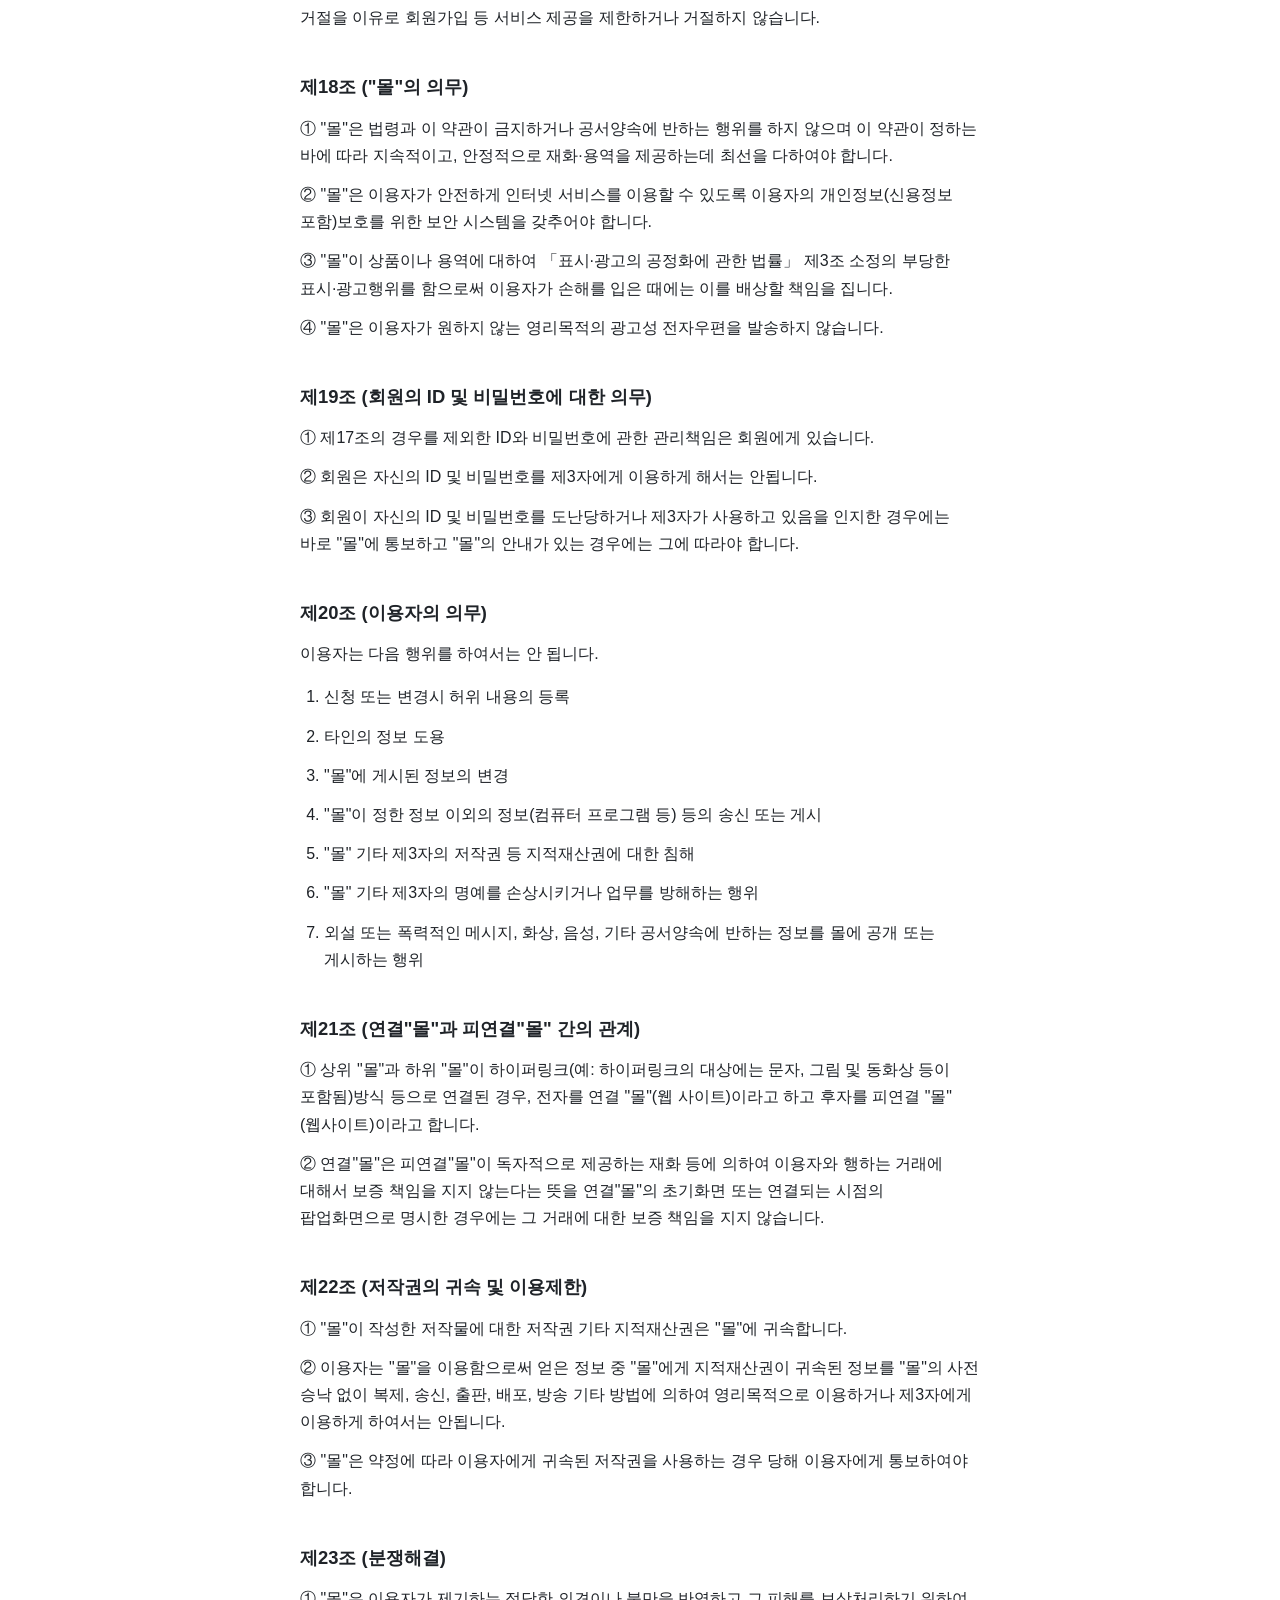
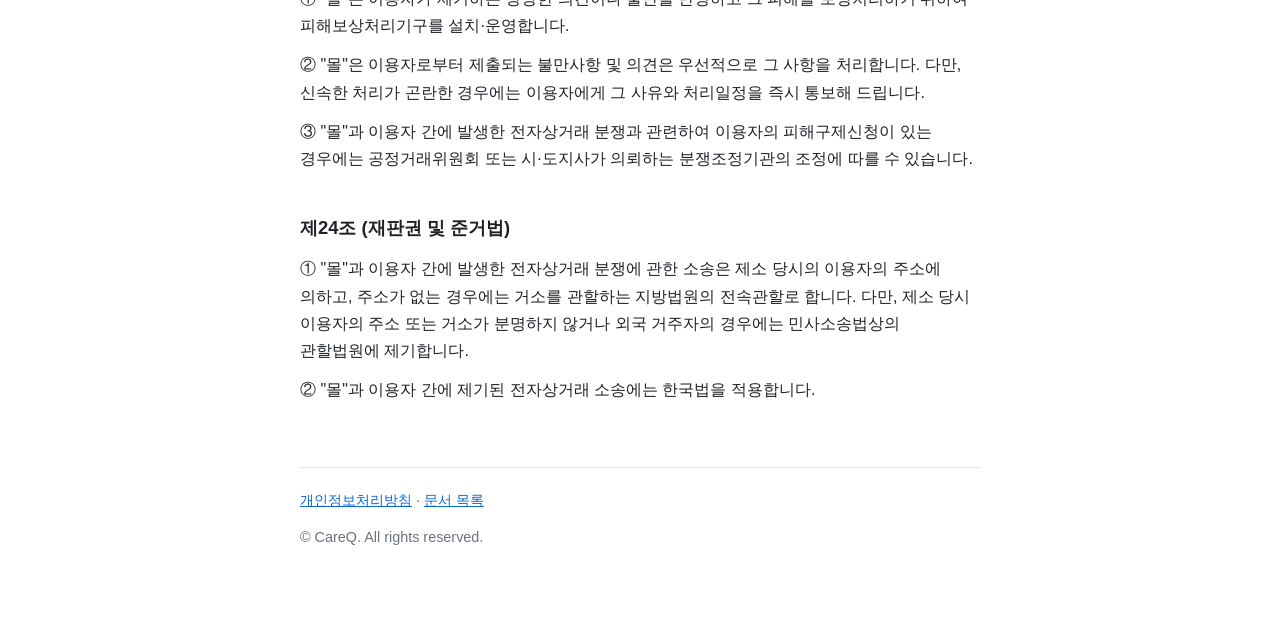
<file: terms.html>
<!DOCTYPE html>
<html lang="ko">
<head>
  <meta charset="UTF-8">
  <meta name="viewport" content="width=device-width, initial-scale=1.0">
  <title>케어큐 이용약관</title>
  <link rel="stylesheet" href="style.css">
</head>
<body>
  <main>
    <h1>케어큐 이용약관</h1>
    <p class="effective-date">시행일: [2026년 ○월 ○일]<br>
    본 약관은 공정거래위원회 전자상거래(인터넷사이버몰) 표준약관 제10023호(2015. 6. 26. 개정)를 기초로 작성되었습니다.</p>

    <h2>제1조 (목적)</h2>
    <p>이 약관은 주식회사 이더라(전자상거래 사업자)가 운영하는 케어큐 서비스(모바일 앱 및 웹, 이하 "몰"이라 한다)에서 제공하는 인터넷 관련 서비스(이하 "서비스"라 한다)를 이용함에 있어 사이버 몰과 이용자의 권리·의무 및 책임사항을 규정함을 목적으로 합니다.</p>
    <p>※ 「PC통신, 무선 등을 이용하는 전자상거래에 대해서도 그 성질에 반하지 않는 한 이 약관을 준용합니다.」</p>

    <h2>제2조 (정의)</h2>
    <p>① "몰"이란 주식회사 이더라가 재화 또는 용역(이하 "재화 등"이라 함)을 이용자에게 제공하기 위하여 컴퓨터 등 정보통신설비를 이용하여 재화 등을 거래할 수 있도록 설정한 가상의 영업장을 말하며, 아울러 사이버몰을 운영하는 사업자의 의미로도 사용합니다.</p>
    <p>② "이용자"란 "몰"에 접속하여 이 약관에 따라 "몰"이 제공하는 서비스를 받는 회원 및 비회원을 말합니다.</p>
    <p>③ '회원'이라 함은 "몰"에 회원등록을 한 자로서, 계속적으로 "몰"이 제공하는 서비스를 이용할 수 있는 자를 말합니다.</p>
    <p>④ '비회원'이라 함은 회원에 가입하지 않고 "몰"이 제공하는 서비스를 이용하는 자를 말합니다.</p>

    <h2>제3조 (약관 등의 명시와 설명 및 개정)</h2>
    <p>① "몰"은 이 약관의 내용과 상호 및 대표자 성명, 영업소 소재지 주소(소비자의 불만을 처리할 수 있는 곳의 주소를 포함), 전화번호·모사전송번호·전자우편주소, 사업자등록번호, 통신판매업 신고번호, 개인정보관리책임자등을 이용자가 쉽게 알 수 있도록 케어큐 서비스의 초기 서비스화면(전면)에 게시합니다. 다만, 약관의 내용은 이용자가 연결화면을 통하여 볼 수 있도록 할 수 있습니다.</p>
    <p>② "몰"은 이용자가 약관에 동의하기에 앞서 약관에 정하여져 있는 내용 중 청약철회·배송책임·환불조건 등과 같은 중요한 내용을 이용자가 이해할 수 있도록 별도의 연결화면 또는 팝업화면 등을 제공하여 이용자의 확인을 구하여야 합니다.</p>
    <p>③ "몰"은 「전자상거래 등에서의 소비자보호에 관한 법률」, 「약관의 규제에 관한 법률」, 「전자문서 및 전자거래기본법」, 「전자금융거래법」, 「전자서명법」, 「정보통신망 이용촉진 및 정보보호 등에 관한 법률」, 「방문판매 등에 관한 법률」, 「소비자기본법」 등 관련 법을 위배하지 않는 범위에서 이 약관을 개정할 수 있습니다.</p>
    <p>④ "몰"이 약관을 개정할 경우에는 적용일자 및 개정사유를 명시하여 현행약관과 함께 몰의 초기화면에 그 적용일자 7일 이전부터 적용일자 전일까지 공지합니다. 다만, 이용자에게 불리하게 약관내용을 변경하는 경우에는 최소한 30일 이상의 사전 유예기간을 두고 공지합니다. 이 경우 "몰"은 개정 전 내용과 개정 후 내용을 명확하게 비교하여 이용자가 알기 쉽도록 표시합니다.</p>
    <p>⑤ "몰"이 약관을 개정할 경우에는 그 개정약관은 그 적용일자 이후에 체결되는 계약에만 적용되고 그 이전에 이미 체결된 계약에 대해서는 개정 전의 약관조항이 그대로 적용됩니다. 다만 이미 계약을 체결한 이용자가 개정약관 조항의 적용을 받기를 원하는 뜻을 제3항에 의한 개정약관의 공지기간 내에 "몰"에 송신하여 "몰"의 동의를 받은 경우에는 개정약관 조항이 적용됩니다.</p>
    <p>⑥ 이 약관에서 정하지 아니한 사항과 이 약관의 해석에 관하여는 전자상거래 등에서의 소비자보호에 관한 법률, 약관의 규제 등에 관한 법률, 공정거래위원회가 정하는 전자상거래 등에서의 소비자 보호지침 및 관계법령 또는 상관례에 따릅니다.</p>

    <h2>제4조 (서비스의 제공 및 변경)</h2>
    <p>① "몰"은 다음과 같은 업무를 수행합니다.</p>
    <ol>
      <li>재화 또는 용역에 대한 정보 제공 및 구매계약의 체결</li>
      <li>구매계약이 체결된 재화 또는 용역의 배송</li>
      <li>기타 "몰"이 정하는 업무</li>
    </ol>
    <p>② "몰"은 재화 또는 용역의 품절 또는 기술적 사양의 변경 등의 경우에는 장차 체결되는 계약에 의해 제공할 재화 또는 용역의 내용을 변경할 수 있습니다. 이 경우에는 변경된 재화 또는 용역의 내용 및 제공일자를 명시하여 현재의 재화 또는 용역의 내용을 게시한 곳에 즉시 공지합니다.</p>
    <p>③ "몰"이 제공하기로 이용자와 계약을 체결한 서비스의 내용을 재화등의 품절 또는 기술적 사양의 변경 등의 사유로 변경할 경우에는 그 사유를 이용자에게 통지 가능한 주소로 즉시 통지합니다.</p>
    <p>④ 전항의 경우 "몰"은 이로 인하여 이용자가 입은 손해를 배상합니다. 다만, "몰"이 고의 또는 과실이 없음을 입증하는 경우에는 그러하지 아니합니다.</p>

    <h2>제5조 (서비스의 중단)</h2>
    <p>① "몰"은 컴퓨터 등 정보통신설비의 보수점검·교체 및 고장, 통신의 두절 등의 사유가 발생한 경우에는 서비스의 제공을 일시적으로 중단할 수 있습니다.</p>
    <p>② "몰"은 제1항의 사유로 서비스의 제공이 일시적으로 중단됨으로 인하여 이용자 또는 제3자가 입은 손해에 대하여 배상합니다. 단, "몰"이 고의 또는 과실이 없음을 입증하는 경우에는 그러하지 아니합니다.</p>
    <p>③ 사업종목의 전환, 사업의 포기, 업체 간의 통합 등의 이유로 서비스를 제공할 수 없게 되는 경우에는 "몰"은 제8조에 정한 방법으로 이용자에게 통지하고 당초 "몰"에서 제시한 조건에 따라 소비자에게 보상합니다. 다만, "몰"이 보상기준 등을 고지하지 아니한 경우에는 이용자들의 마일리지 또는 적립금 등을 "몰"에서 통용되는 통화가치에 상응하는 현물 또는 현금으로 이용자에게 지급합니다.</p>

    <h2>제6조 (회원가입)</h2>
    <p>① 이용자는 "몰"이 정한 가입 양식에 따라 회원정보를 기입한 후 이 약관에 동의한다는 의사표시를 함으로서 회원가입을 신청합니다.</p>
    <p>② "몰"은 제1항과 같이 회원으로 가입할 것을 신청한 이용자 중 다음 각 호에 해당하지 않는 한 회원으로 등록합니다.</p>
    <ol>
      <li>가입신청자가 이 약관 제7조제3항에 의하여 이전에 회원자격을 상실한 적이 있는 경우, 다만 제7조제3항에 의한 회원자격 상실 후 3년이 경과한 자로서 "몰"의 회원재가입 승낙을 얻은 경우에는 예외로 한다.</li>
      <li>등록 내용에 허위, 기재누락, 오기가 있는 경우</li>
      <li>기타 회원으로 등록하는 것이 "몰"의 기술상 현저히 지장이 있다고 판단되는 경우</li>
    </ol>
    <p>③ 회원가입계약의 성립 시기는 "몰"의 승낙이 회원에게 도달한 시점으로 합니다.</p>
    <p>④ 회원은 회원가입 시 등록한 사항에 변경이 있는 경우, 상당한 기간 이내에 "몰"에 대하여 회원정보 수정 등의 방법으로 그 변경사항을 알려야 합니다.</p>

    <h2>제7조 (회원 탈퇴 및 자격 상실 등)</h2>
    <p>① 회원은 "몰"에 언제든지 탈퇴를 요청할 수 있으며 "몰"은 즉시 회원탈퇴를 처리합니다.</p>
    <p>② 회원이 다음 각 호의 사유에 해당하는 경우, "몰"은 회원자격을 제한 및 정지시킬 수 있습니다.</p>
    <ol>
      <li>가입 신청 시에 허위 내용을 등록한 경우</li>
      <li>"몰"을 이용하여 구입한 재화 등의 대금, 기타 "몰"이용에 관련하여 회원이 부담하는 채무를 기일에 지급하지 않는 경우</li>
      <li>다른 사람의 "몰" 이용을 방해하거나 그 정보를 도용하는 등 전자상거래 질서를 위협하는 경우</li>
      <li>"몰"을 이용하여 법령 또는 이 약관이 금지하거나 공서양속에 반하는 행위를 하는 경우</li>
    </ol>
    <p>③ "몰"이 회원 자격을 제한·정지 시킨 후, 동일한 행위가 2회 이상 반복되거나 30일 이내에 그 사유가 시정되지 아니하는 경우 "몰"은 회원자격을 상실시킬 수 있습니다.</p>
    <p>④ "몰"이 회원자격을 상실시키는 경우에는 회원등록을 말소합니다. 이 경우 회원에게 이를 통지하고, 회원등록 말소 전에 최소한 30일 이상의 기간을 정하여 소명할 기회를 부여합니다.</p>

    <h2>제8조 (회원에 대한 통지)</h2>
    <p>① "몰"이 회원에 대한 통지를 하는 경우, 회원이 "몰"과 미리 약정하여 지정한 전자우편 주소로 할 수 있습니다.</p>
    <p>② "몰"은 불특정다수 회원에 대한 통지의 경우 1주일이상 "몰" 게시판에 게시함으로서 개별 통지에 갈음할 수 있습니다. 다만, 회원 본인의 거래와 관련하여 중대한 영향을 미치는 사항에 대하여는 개별통지를 합니다.</p>

    <h2>제9조 (구매신청 및 개인정보 제공 동의 등)</h2>
    <p>① "몰"이용자는 "몰"상에서 다음 또는 이와 유사한 방법에 의하여 구매를 신청하며, "몰"은 이용자가 구매신청을 함에 있어서 다음의 각 내용을 알기 쉽게 제공하여야 합니다.</p>
    <ol>
      <li>재화 등의 검색 및 선택</li>
      <li>받는 사람의 성명, 주소, 전화번호, 전자우편주소(또는 이동전화번호) 등의 입력</li>
      <li>약관내용, 청약철회권이 제한되는 서비스, 배송료·설치비 등의 비용부담과 관련한 내용에 대한 확인</li>
      <li>이 약관에 동의하고 위 3.호의 사항을 확인하거나 거부하는 표시 (예, 마우스 클릭)</li>
      <li>재화등의 구매신청 및 이에 관한 확인 또는 "몰"의 확인에 대한 동의</li>
      <li>결제방법의 선택</li>
    </ol>
    <p>② "몰"이 제3자에게 구매자 개인정보를 제공할 필요가 있는 경우 1) 개인정보를 제공받는 자, 2) 개인정보를 제공받는 자의 개인정보 이용목적, 3) 제공하는 개인정보의 항목, 4) 개인정보를 제공받는 자의 개인정보 보유 및 이용기간을 구매자에게 알리고 동의를 받아야 합니다. (동의를 받은 사항이 변경되는 경우에도 같습니다.)</p>
    <p>③ "몰"이 제3자에게 구매자의 개인정보를 취급할 수 있도록 업무를 위탁하는 경우에는 1) 개인정보 취급위탁을 받는 자, 2) 개인정보 취급위탁을 하는 업무의 내용을 구매자에게 알리고 동의를 받아야 합니다. (동의를 받은 사항이 변경되는 경우에도 같습니다.) 다만, 서비스제공에 관한 계약이행을 위해 필요하고 구매자의 편의증진과 관련된 경우에는 「정보통신망 이용촉진 및 정보보호 등에 관한 법률」에서 정하고 있는 방법으로 개인정보 취급방침을 통해 알림으로써 고지절차와 동의절차를 거치지 않아도 됩니다.</p>

    <h2>제10조 (계약의 성립)</h2>
    <p>① "몰"은 제9조와 같은 구매신청에 대하여 다음 각 호에 해당하면 승낙하지 않을 수 있습니다. 다만, 미성년자와 계약을 체결하는 경우에는 법정대리인의 동의를 얻지 못하면 미성년자 본인 또는 법정대리인이 계약을 취소할 수 있다는 내용을 고지하여야 합니다.</p>
    <ol>
      <li>신청 내용에 허위, 기재누락, 오기가 있는 경우</li>
      <li>미성년자가 담배, 주류 등 청소년보호법에서 금지하는 재화 및 용역을 구매하는 경우</li>
      <li>기타 구매신청에 승낙하는 것이 "몰" 기술상 현저히 지장이 있다고 판단하는 경우</li>
    </ol>
    <p>② "몰"의 승낙이 제12조제1항의 수신확인통지형태로 이용자에게 도달한 시점에 계약이 성립한 것으로 봅니다.</p>
    <p>③ "몰"의 승낙의 의사표시에는 이용자의 구매 신청에 대한 확인 및 판매가능 여부, 구매신청의 정정 취소 등에 관한 정보 등을 포함하여야 합니다.</p>

    <h2>제11조 (지급방법)</h2>
    <p>"몰"에서 구매한 재화 또는 용역에 대한 대금지급방법은 다음 각 호의 방법중 가용한 방법으로 할 수 있습니다. 단, "몰"은 이용자의 지급방법에 대하여 재화 등의 대금에 어떠한 명목의 수수료도 추가하여 징수할 수 없습니다.</p>
    <ol>
      <li>폰뱅킹, 인터넷뱅킹, 메일 뱅킹 등의 각종 계좌이체</li>
      <li>선불카드, 직불카드, 신용카드 등의 각종 카드 결제</li>
      <li>온라인무통장입금</li>
      <li>전자화폐에 의한 결제</li>
      <li>수령 시 대금지급</li>
      <li>마일리지 등 "몰"이 지급한 포인트에 의한 결제</li>
      <li>"몰"과 계약을 맺었거나 "몰"이 인정한 상품권에 의한 결제</li>
      <li>기타 전자적 지급 방법에 의한 대금 지급 등</li>
    </ol>

    <h2>제12조 (수신확인통지·구매신청 변경 및 취소)</h2>
    <p>① "몰"은 이용자의 구매신청이 있는 경우 이용자에게 수신확인통지를 합니다.</p>
    <p>② 수신확인통지를 받은 이용자는 의사표시의 불일치 등이 있는 경우에는 수신확인통지를 받은 후 즉시 구매신청 변경 및 취소를 요청할 수 있고 "몰"은 배송 전에 이용자의 요청이 있는 경우에는 지체 없이 그 요청에 따라 처리하여야 합니다. 다만 이미 대금을 지불한 경우에는 제15조의 청약철회 등에 관한 규정에 따릅니다.</p>

    <h2>제13조 (재화 등의 공급)</h2>
    <p>① "몰"은 이용자와 재화 등의 공급시기에 관하여 별도의 약정이 없는 이상, 이용자가 청약을 한 날부터 7일 이내에 재화 등을 배송할 수 있도록 주문제작, 포장 등 기타의 필요한 조치를 취합니다. 다만, "몰"이 이미 재화 등의 대금의 전부 또는 일부를 받은 경우에는 대금의 전부 또는 일부를 받은 날부터 3영업일 이내에 조치를 취합니다. 이때 "몰"은 이용자가 재화 등의 공급 절차 및 진행 사항을 확인할 수 있도록 적절한 조치를 합니다.</p>
    <p>② "몰"은 이용자가 구매한 재화에 대해 배송수단, 수단별 배송비용 부담자, 수단별 배송기간 등을 명시합니다. 만약 "몰"이 약정 배송기간을 초과한 경우에는 그로 인한 이용자의 손해를 배상하여야 합니다. 다만 "몰"이 고의·과실이 없음을 입증한 경우에는 그러하지 아니합니다.</p>

    <h2>제14조 (환급)</h2>
    <p>"몰"은 이용자가 구매신청한 재화 등이 품절 등의 사유로 인도 또는 제공을 할 수 없을 때에는 지체 없이 그 사유를 이용자에게 통지하고 사전에 재화 등의 대금을 받은 경우에는 대금을 받은 날부터 3영업일 이내에 환급하거나 환급에 필요한 조치를 취합니다.</p>

    <h2>제15조 (청약철회 등)</h2>
    <p>① "몰"과 재화등의 구매에 관한 계약을 체결한 이용자는 「전자상거래 등에서의 소비자보호에 관한 법률」 제13조 제2항에 따른 계약내용에 관한 서면을 받은 날(그 서면을 받은 때보다 재화 등의 공급이 늦게 이루어진 경우에는 재화 등을 공급받거나 재화 등의 공급이 시작된 날을 말합니다)부터 7일 이내에는 청약의 철회를 할 수 있습니다. 다만, 청약철회에 관하여 「전자상거래 등에서의 소비자보호에 관한 법률」에 달리 정함이 있는 경우에는 동 법 규정에 따릅니다.</p>
    <p>② 이용자는 재화 등을 배송 받은 경우 다음 각 호의 1에 해당하는 경우에는 반품 및 교환을 할 수 없습니다.</p>
    <ol>
      <li>이용자에게 책임 있는 사유로 재화 등이 멸실 또는 훼손된 경우(다만, 재화 등의 내용을 확인하기 위하여 포장 등을 훼손한 경우에는 청약철회를 할 수 있습니다)</li>
      <li>이용자의 사용 또는 일부 소비에 의하여 재화 등의 가치가 현저히 감소한 경우</li>
      <li>시간의 경과에 의하여 재판매가 곤란할 정도로 재화등의 가치가 현저히 감소한 경우</li>
      <li>같은 성능을 지닌 재화 등으로 복제가 가능한 경우 그 원본인 재화 등의 포장을 훼손한 경우</li>
    </ol>
    <p>③ 제2항제2호 내지 제4호의 경우에 "몰"이 사전에 청약철회 등이 제한되는 사실을 소비자가 쉽게 알 수 있는 곳에 명기하거나 시용상품을 제공하는 등의 조치를 하지 않았다면 이용자의 청약철회 등이 제한되지 않습니다.</p>
    <p>④ 이용자는 제1항 및 제2항의 규정에 불구하고 재화 등의 내용이 표시·광고 내용과 다르거나 계약내용과 다르게 이행된 때에는 당해 재화 등을 공급받은 날부터 3월 이내, 그 사실을 안 날 또는 알 수 있었던 날부터 30일 이내에 청약철회 등을 할 수 있습니다.</p>

    <h2>제16조 (청약철회 등의 효과)</h2>
    <p>① "몰"은 이용자로부터 재화 등을 반환받은 경우 3영업일 이내에 이미 지급받은 재화 등의 대금을 환급합니다. 이 경우 "몰"이 이용자에게 재화등의 환급을 지연한때에는 그 지연기간에 대하여 「전자상거래 등에서의 소비자보호에 관한 법률 시행령」제21조의2에서 정하는 지연이자율을 곱하여 산정한 지연이자를 지급합니다.</p>
    <p>② "몰"은 위 대금을 환급함에 있어서 이용자가 신용카드 또는 전자화폐 등의 결제수단으로 재화 등의 대금을 지급한 때에는 지체 없이 당해 결제수단을 제공한 사업자로 하여금 재화 등의 대금의 청구를 정지 또는 취소하도록 요청합니다.</p>
    <p>③ 청약철회 등의 경우 공급받은 재화 등의 반환에 필요한 비용은 이용자가 부담합니다. "몰"은 이용자에게 청약철회 등을 이유로 위약금 또는 손해배상을 청구하지 않습니다. 다만 재화 등의 내용이 표시·광고 내용과 다르거나 계약내용과 다르게 이행되어 청약철회 등을 하는 경우 재화 등의 반환에 필요한 비용은 "몰"이 부담합니다.</p>
    <p>④ 이용자가 재화 등을 제공받을 때 발송비를 부담한 경우에 "몰"은 청약철회 시 그 비용을 누가 부담하는지를 이용자가 알기 쉽도록 명확하게 표시합니다.</p>

    <h2>제17조 (개인정보보호)</h2>
    <p>① "몰"은 이용자의 개인정보 수집시 서비스제공을 위하여 필요한 범위에서 최소한의 개인정보를 수집합니다.</p>
    <p>② "몰"은 회원가입시 구매계약이행에 필요한 정보를 미리 수집하지 않습니다. 다만, 관련 법령상 의무이행을 위하여 구매계약 이전에 본인확인이 필요한 경우로서 최소한의 특정 개인정보를 수집하는 경우에는 그러하지 아니합니다.</p>
    <p>③ "몰"은 이용자의 개인정보를 수집·이용하는 때에는 당해 이용자에게 그 목적을 고지하고 동의를 받습니다.</p>
    <p>④ "몰"은 수집된 개인정보를 목적외의 용도로 이용할 수 없으며, 새로운 이용목적이 발생한 경우 또는 제3자에게 제공하는 경우에는 이용·제공단계에서 당해 이용자에게 그 목적을 고지하고 동의를 받습니다. 다만, 관련 법령에 달리 정함이 있는 경우에는 예외로 합니다.</p>
    <p>⑤ "몰"이 제2항과 제3항에 의해 이용자의 동의를 받아야 하는 경우에는 개인정보관리 책임자의 신원(소속, 성명 및 전화번호, 기타 연락처), 정보의 수집목적 및 이용목적, 제3자에 대한 정보제공 관련사항(제공받은자, 제공목적 및 제공할 정보의 내용) 등 「정보통신망 이용촉진 및 정보보호 등에 관한 법률」 제22조제2항이 규정한 사항을 미리 명시하거나 고지해야 하며 이용자는 언제든지 이 동의를 철회할 수 있습니다.</p>
    <p>⑥ 이용자는 언제든지 "몰"이 가지고 있는 자신의 개인정보에 대해 열람 및 오류정정을 요구할 수 있으며 "몰"은 이에 대해 지체 없이 필요한 조치를 취할 의무를 집니다. 이용자가 오류의 정정을 요구한 경우에는 "몰"은 그 오류를 정정할 때까지 당해 개인정보를 이용하지 않습니다.</p>
    <p>⑦ "몰"은 개인정보 보호를 위하여 이용자의 개인정보를 취급하는 자를 최소한으로 제한하여야 하며 신용카드, 은행계좌 등을 포함한 이용자의 개인정보의 분실, 도난, 유출, 동의 없는 제3자 제공, 변조 등으로 인한 이용자의 손해에 대하여 모든 책임을 집니다.</p>
    <p>⑧ "몰" 또는 그로부터 개인정보를 제공받은 제3자는 개인정보의 수집목적 또는 제공받은 목적을 달성한 때에는 당해 개인정보를 지체 없이 파기합니다.</p>
    <p>⑨ "몰"은 개인정보의 수집·이용·제공에 관한 동의 란을 미리 선택한 것으로 설정해두지 않습니다. 또한 개인정보의 수집·이용·제공에 관한 이용자의 동의거절시 제한되는 서비스를 구체적으로 명시하고, 필수수집항목이 아닌 개인정보의 수집·이용·제공에 관한 이용자의 동의 거절을 이유로 회원가입 등 서비스 제공을 제한하거나 거절하지 않습니다.</p>

    <h2>제18조 ("몰"의 의무)</h2>
    <p>① "몰"은 법령과 이 약관이 금지하거나 공서양속에 반하는 행위를 하지 않으며 이 약관이 정하는 바에 따라 지속적이고, 안정적으로 재화·용역을 제공하는데 최선을 다하여야 합니다.</p>
    <p>② "몰"은 이용자가 안전하게 인터넷 서비스를 이용할 수 있도록 이용자의 개인정보(신용정보 포함)보호를 위한 보안 시스템을 갖추어야 합니다.</p>
    <p>③ "몰"이 상품이나 용역에 대하여 「표시·광고의 공정화에 관한 법률」 제3조 소정의 부당한 표시·광고행위를 함으로써 이용자가 손해를 입은 때에는 이를 배상할 책임을 집니다.</p>
    <p>④ "몰"은 이용자가 원하지 않는 영리목적의 광고성 전자우편을 발송하지 않습니다.</p>

    <h2>제19조 (회원의 ID 및 비밀번호에 대한 의무)</h2>
    <p>① 제17조의 경우를 제외한 ID와 비밀번호에 관한 관리책임은 회원에게 있습니다.</p>
    <p>② 회원은 자신의 ID 및 비밀번호를 제3자에게 이용하게 해서는 안됩니다.</p>
    <p>③ 회원이 자신의 ID 및 비밀번호를 도난당하거나 제3자가 사용하고 있음을 인지한 경우에는 바로 "몰"에 통보하고 "몰"의 안내가 있는 경우에는 그에 따라야 합니다.</p>

    <h2>제20조 (이용자의 의무)</h2>
    <p>이용자는 다음 행위를 하여서는 안 됩니다.</p>
    <ol>
      <li>신청 또는 변경시 허위 내용의 등록</li>
      <li>타인의 정보 도용</li>
      <li>"몰"에 게시된 정보의 변경</li>
      <li>"몰"이 정한 정보 이외의 정보(컴퓨터 프로그램 등) 등의 송신 또는 게시</li>
      <li>"몰" 기타 제3자의 저작권 등 지적재산권에 대한 침해</li>
      <li>"몰" 기타 제3자의 명예를 손상시키거나 업무를 방해하는 행위</li>
      <li>외설 또는 폭력적인 메시지, 화상, 음성, 기타 공서양속에 반하는 정보를 몰에 공개 또는 게시하는 행위</li>
    </ol>

    <h2>제21조 (연결"몰"과 피연결"몰" 간의 관계)</h2>
    <p>① 상위 "몰"과 하위 "몰"이 하이퍼링크(예: 하이퍼링크의 대상에는 문자, 그림 및 동화상 등이 포함됨)방식 등으로 연결된 경우, 전자를 연결 "몰"(웹 사이트)이라고 하고 후자를 피연결 "몰"(웹사이트)이라고 합니다.</p>
    <p>② 연결"몰"은 피연결"몰"이 독자적으로 제공하는 재화 등에 의하여 이용자와 행하는 거래에 대해서 보증 책임을 지지 않는다는 뜻을 연결"몰"의 초기화면 또는 연결되는 시점의 팝업화면으로 명시한 경우에는 그 거래에 대한 보증 책임을 지지 않습니다.</p>

    <h2>제22조 (저작권의 귀속 및 이용제한)</h2>
    <p>① "몰"이 작성한 저작물에 대한 저작권 기타 지적재산권은 "몰"에 귀속합니다.</p>
    <p>② 이용자는 "몰"을 이용함으로써 얻은 정보 중 "몰"에게 지적재산권이 귀속된 정보를 "몰"의 사전 승낙 없이 복제, 송신, 출판, 배포, 방송 기타 방법에 의하여 영리목적으로 이용하거나 제3자에게 이용하게 하여서는 안됩니다.</p>
    <p>③ "몰"은 약정에 따라 이용자에게 귀속된 저작권을 사용하는 경우 당해 이용자에게 통보하여야 합니다.</p>

    <h2>제23조 (분쟁해결)</h2>
    <p>① "몰"은 이용자가 제기하는 정당한 의견이나 불만을 반영하고 그 피해를 보상처리하기 위하여 피해보상처리기구를 설치·운영합니다.</p>
    <p>② "몰"은 이용자로부터 제출되는 불만사항 및 의견은 우선적으로 그 사항을 처리합니다. 다만, 신속한 처리가 곤란한 경우에는 이용자에게 그 사유와 처리일정을 즉시 통보해 드립니다.</p>
    <p>③ "몰"과 이용자 간에 발생한 전자상거래 분쟁과 관련하여 이용자의 피해구제신청이 있는 경우에는 공정거래위원회 또는 시·도지사가 의뢰하는 분쟁조정기관의 조정에 따를 수 있습니다.</p>

    <h2>제24조 (재판권 및 준거법)</h2>
    <p>① "몰"과 이용자 간에 발생한 전자상거래 분쟁에 관한 소송은 제소 당시의 이용자의 주소에 의하고, 주소가 없는 경우에는 거소를 관할하는 지방법원의 전속관할로 합니다. 다만, 제소 당시 이용자의 주소 또는 거소가 분명하지 않거나 외국 거주자의 경우에는 민사소송법상의 관할법원에 제기합니다.</p>
    <p>② "몰"과 이용자 간에 제기된 전자상거래 소송에는 한국법을 적용합니다.</p>

    <footer>
      <p><a href="privacy.html">개인정보처리방침</a> · <a href="index.html">문서 목록</a></p>
      <p>© CareQ. All rights reserved.</p>
    </footer>
  </main>
</body>
</html>
</file>
<file: style.css>
:root {
  color-scheme: light dark;
  --bg: #ffffff;
  --fg: #1f2328;
  --muted: #6b7280;
  --border: #e5e7eb;
  --link: #0969da;
}

@media (prefers-color-scheme: dark) {
  :root {
    --bg: #0d1117;
    --fg: #e6edf3;
    --muted: #9ca3af;
    --border: #30363d;
    --link: #58a6ff;
  }
}

* {
  box-sizing: border-box;
}

body {
  margin: 0;
  background: var(--bg);
  color: var(--fg);
  font-family: -apple-system, BlinkMacSystemFont, "Apple SD Gothic Neo",
    "Pretendard", "Noto Sans KR", "Segoe UI", Roboto, sans-serif;
  line-height: 1.7;
  font-size: 16px;
  word-break: keep-all;
}

main {
  max-width: 720px;
  margin: 0 auto;
  padding: 40px 20px 80px;
}

h1 {
  font-size: 1.6rem;
  line-height: 1.4;
  margin: 0 0 4px;
}

h2 {
  font-size: 1.15rem;
  margin: 40px 0 12px;
}

p,
li {
  margin: 0 0 12px;
}

ul,
ol {
  padding-left: 24px;
}

a {
  color: var(--link);
}

.effective-date {
  color: var(--muted);
  font-size: 0.9rem;
  margin-bottom: 32px;
}

.doc-list {
  list-style: none;
  padding: 0;
  margin-top: 32px;
}

.doc-list li {
  border: 1px solid var(--border);
  border-radius: 10px;
  margin-bottom: 12px;
}

.doc-list a {
  display: block;
  padding: 16px 20px;
  text-decoration: none;
  font-weight: 600;
}

table {
  width: 100%;
  border-collapse: collapse;
  margin: 0 0 12px;
  font-size: 0.92rem;
}

th,
td {
  border: 1px solid var(--border);
  padding: 8px 10px;
  text-align: left;
  vertical-align: top;
}

footer {
  margin-top: 64px;
  padding-top: 20px;
  border-top: 1px solid var(--border);
  font-size: 0.9rem;
  color: var(--muted);
}
</file>
